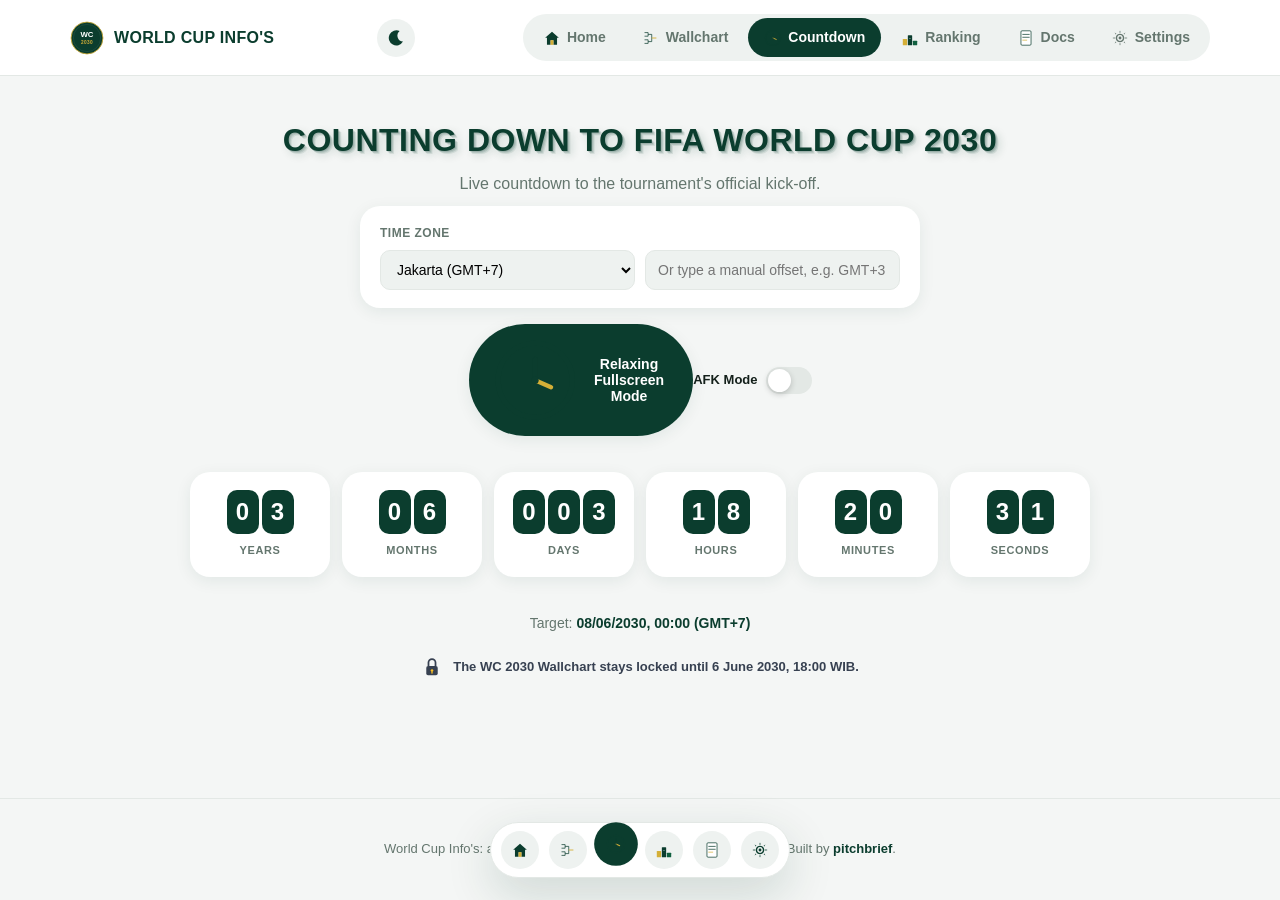
<file: countdown.html>
<!DOCTYPE html>
<html lang="en">
<head>
<meta charset="UTF-8">
<meta name="viewport" content="width=device-width, initial-scale=1.0">
<title>Countdown WC 2030 | World Cup Info's</title>
<script>
  (function () {
    try {
      var raw = localStorage.getItem("wcinfo30_settings_v1");
      var s = raw ? JSON.parse(raw) : {};
      var theme = s.theme || "system";
      var resolved = theme === "system"
        ? (window.matchMedia && window.matchMedia("(prefers-color-scheme: dark)").matches ? "dark" : "light")
        : theme;
      document.documentElement.setAttribute("data-theme", resolved);
    } catch (e) {}
  })();
</script>
<link rel="icon" type="image/svg+xml" href="data:image/svg+xml,%3Csvg xmlns=%27http://www.w3.org/2000/svg%27 viewBox=%270 0 32 32%27%3E%3Ccircle cx=%2716%27 cy=%2716%27 r=%2716%27 fill=%27%230B3D2E%27/%3E%3Ccircle cx=%2716%27 cy=%2715%27 r=%279%27 fill=%27%23F4F1E8%27/%3E%3Cpolygon points=%2716,10 19,12.5 18,16 14,16 13,12.5%27 fill=%27%231A1A1A%27/%3E%3C/svg%3E">
<script src="security.js"></script>
<meta http-equiv="Content-Security-Policy" content="default-src 'self'; script-src 'self' 'unsafe-inline'; style-src 'self' 'unsafe-inline' https://fonts.googleapis.com; font-src https://fonts.gstatic.com; img-src 'self' data:; connect-src 'self'; object-src 'none'; base-uri 'self';">
<link rel="stylesheet" href="style.css">
<style>
  /* CSS + JS specific to countdown.html (self-contained) */

  .countdown-hero {
    text-align: center;
    padding: 40px 0 10px;
  }

  .countdown-grid {
    display: grid;
    grid-template-columns: repeat(6, 1fr);
    gap: 12px;
    max-width: 900px;
    margin: 36px auto;
  }

  @media (max-width: 760px) {
    .countdown-grid { grid-template-columns: repeat(3, 1fr); }
  }

  .cd-unit {
    background: var(--color-surface);
    border-radius: var(--radius-lg);
    box-shadow: var(--shadow-soft);
    padding: 18px 6px;
    text-align: center;
  }

  .cd-unit-label {
    font-size: 11px;
    font-weight: 700;
    color: var(--color-text-muted);
    text-transform: uppercase;
    letter-spacing: 0.6px;
    margin-top: 8px;
  }

  .cd-digits {
    display: flex;
    justify-content: center;
    gap: 3px;
  }

  .cd-digit-window {
    position: relative;
    width: 32px;
    height: 44px;
    overflow: hidden;
    background: var(--color-primary);
    border-radius: var(--radius-sm);
  }

  .cd-digit-strip {
    position: absolute;
    top: 0;
    left: 0;
    width: 100%;
    display: flex;
    flex-direction: column;
    transition: transform 0.5s cubic-bezier(0.4, 0, 0.2, 1);
  }

  .cd-digit-strip span {
    height: 44px;
    line-height: 44px;
    font-size: 24px;
    font-weight: 800;
    color: #FFFFFF;
    text-align: center;
  }

  .timezone-bar {
    max-width: 560px;
    margin: 0 auto 10px;
    background: var(--color-surface);
    border-radius: var(--radius-lg);
    box-shadow: var(--shadow-soft);
    padding: 18px 20px;
  }

  .timezone-bar label {
    font-size: 12px;
    font-weight: 700;
    color: var(--color-text-muted);
    text-transform: uppercase;
    letter-spacing: 0.5px;
    display: block;
    margin-bottom: 8px;
  }

  .timezone-row {
    display: flex;
    gap: 10px;
    flex-wrap: wrap;
  }

  .timezone-row select,
  .timezone-row input {
    flex: 1;
    min-width: 140px;
    padding: 10px 12px;
    border-radius: var(--radius-sm);
    border: 1.5px solid var(--color-border);
    font-size: 14px;
    background: var(--color-surface-alt);
  }

  .target-label {
    text-align: center;
    font-size: 14px;
    color: var(--color-text-muted);
    margin-top: 18px;
  }

  .target-label strong {
    color: var(--color-primary);
  }

  .lock-status-strip {
    max-width: 560px;
    margin: 22px auto 0;
    display: flex;
    align-items: center;
    gap: 10px;
    justify-content: center;
    font-size: 13px;
    font-weight: 700;
  }

  .lock-status-strip .status-icon {
    width: 22px;
    height: 22px;
  }
</style>
</head>
<body>

<nav class="navbar">
  <div class="navbar-inner">
    <a href="index.html" class="navbar-brand">
      <span class="brand-icon" id="brand-icon-slot"></span>
      World Cup Info's
    </a>
    <button class="navbar-toggle" id="navbar-toggle-btn">☰</button>
    <div class="navbar-links" id="navbar-links"></div>
  </div>
</nav>

<div class="page-shell">

  <div class="countdown-hero">
    <h1 style="font-size:32px;color:var(--color-primary);font-weight:900;">Counting Down to FIFA World Cup 2030</h1>
    <p style="color:var(--color-text-muted);margin-top:8px;">Live countdown to the tournament's official kick-off.</p>
  </div>

  <div class="timezone-bar">
    <label>Time Zone</label>
    <div class="timezone-row">
      <select id="tz-preset"></select>
      <input type="text" id="tz-custom" placeholder="Or type a manual offset, e.g. GMT+3">
    </div>
  </div>

  <div class="flex-center gap-8 mt-16">
    <button class="btn btn-primary relaxing-fullscreen-btn" id="relaxing-fullscreen-btn"></button>
    <div class="settings-row" style="border:none;padding:0;gap:8px;">
      <span class="toggle-row-label" style="font-size:13px;">AFK Mode</span>
      <span class="toggle" id="afk-toggle"><span class="toggle-knob"></span></span>
    </div>
  </div>

  <div class="countdown-grid" id="countdown-grid"></div>

  <p class="target-label">Target: <strong id="target-label-text">loading…</strong></p>

  <div class="lock-status-strip">
    <span class="status-icon" id="lock-icon-strip"></span>
    <span id="lock-text-strip">Checking Wallchart status…</span>
  </div>

</div>

<button class="relaxing-exit-btn" id="relaxing-exit-btn">✕ Exit Relaxing Mode</button>
<div class="afk-indicator" id="afk-indicator">AFK mode is on. Just relax and watch the countdown</div>

<footer class="footer">
  <p>World Cup Info's: a fan-made project, not officially affiliated with FIFA. Built by <a href="https://github.com/pitchbrief" target="_blank" rel="noopener">pitchbrief</a>.</p>
</footer>

<script src="assets/other.js"></script>
<script src="assets/theme.js"></script>
<script>
  /* ---- Navbar ---- */
  fetch('config.json').then(function (r) { return r.json(); }).then(function (cfg) {
    document.getElementById('brand-icon-slot').innerHTML = OTHER_SVG.wc2030Logo;
    var linksWrap = document.getElementById('navbar-links');
    var html = '';
    cfg.nav.forEach(function (item) {
      var isActive = item.href === 'countdown.html';
      html += '<a class="navbar-link' + (isActive ? ' active' : '') + '" href="' + item.href + '">' +
        '<span class="nav-icon">' + (OTHER_SVG[item.icon] || '') + '</span>' + item.label + '</a>';
    });
    linksWrap.innerHTML = html;
  });
  document.getElementById('navbar-toggle-btn').addEventListener('click', function () {
    document.getElementById('navbar-links').classList.toggle('open');
  });

  /* ---- Relaxing Fullscreen Mode + AFK toggle ---- */
  var relaxingBtn = document.getElementById('relaxing-fullscreen-btn');
  var relaxingExitBtn = document.getElementById('relaxing-exit-btn');
  var afkToggle = document.getElementById('afk-toggle');

  function renderRelaxingBtn() {
    var icon = (typeof OTHER_SVG !== 'undefined') ? OTHER_SVG.clock : '';
    relaxingBtn.innerHTML = icon + ' Relaxing Fullscreen Mode';
  }
  renderRelaxingBtn();

  function enterRelaxingMode() {
    document.body.classList.add('relaxing-mode');
    var el = document.documentElement;
    var req = el.requestFullscreen || el.webkitRequestFullscreen || el.msRequestFullscreen;
    if (req) {
      try { req.call(el); } catch (e) { /* fullscreen may be blocked by browser policy, relaxing visual mode still applies */ }
    }
  }

  function exitRelaxingMode() {
    document.body.classList.remove('relaxing-mode');
    document.body.classList.remove('afk-on');
    afkToggle.classList.remove('active');
    var exitFs = document.exitFullscreen || document.webkitExitFullscreen || document.msExitFullscreen;
    if (document.fullscreenElement && exitFs) {
      try { exitFs.call(document); } catch (e) {}
    }
  }

  relaxingBtn.addEventListener('click', enterRelaxingMode);
  relaxingExitBtn.addEventListener('click', exitRelaxingMode);

  document.addEventListener('fullscreenchange', function () {
    if (!document.fullscreenElement) {
      document.body.classList.remove('relaxing-mode');
      document.body.classList.remove('afk-on');
      afkToggle.classList.remove('active');
    }
  });

  afkToggle.addEventListener('click', function () {
    if (!document.body.classList.contains('relaxing-mode')) {
      enterRelaxingMode();
    }
    document.body.classList.toggle('afk-on');
    afkToggle.classList.toggle('active');
  });

  /* ---- Countdown Logic (odometer style) ---- */
  var UNIT_ORDER = ["years", "months", "days", "hours", "minutes", "seconds"];
  var UNIT_LABEL = { years: "Years", months: "Months", days: "Days", hours: "Hours", minutes: "Minutes", seconds: "Seconds" };
  var UNIT_DIGITS = { years: 2, months: 2, days: 3, hours: 2, minutes: 2, seconds: 2 };

  var targetUtcDate = null;
  var currentOffsetMinutes = (typeof WCSettings !== 'undefined') ? WCSettings.get('timezoneOffsetMinutes') : 7 * 60;
  var prevValues = {};

  var TZ_PRESETS = [
    { label: "Jakarta (GMT+7)", offset: 7 * 60 },
    { label: "Rabat (GMT+1)", offset: 1 * 60 },
    { label: "Lisbon (GMT+1)", offset: 1 * 60 },
    { label: "Madrid (GMT+2)", offset: 2 * 60 },
    { label: "Montevideo (GMT-3)", offset: -3 * 60 },
    { label: "Buenos Aires (GMT-3)", offset: -3 * 60 },
    { label: "Asuncion (GMT-4)", offset: -4 * 60 },
    { label: "London (GMT+1)", offset: 1 * 60 },
    { label: "New York (GMT-4)", offset: -4 * 60 },
    { label: "Tokyo (GMT+9)", offset: 9 * 60 },
    { label: "Sydney (GMT+10)", offset: 10 * 60 },
    { label: "UTC (GMT+0)", offset: 0 }
  ];

  function buildGrid() {
    var grid = document.getElementById('countdown-grid');
    grid.innerHTML = '';
    UNIT_ORDER.forEach(function (key) {
      var unitBox = document.createElement('div');
      unitBox.className = 'cd-unit';
      var digitsCount = UNIT_DIGITS[key];
      var digitsHtml = '<div class="cd-digits" id="digits-' + key + '">';
      for (var i = 0; i < digitsCount; i++) {
        digitsHtml += '<div class="cd-digit-window"><div class="cd-digit-strip" id="strip-' + key + '-' + i + '">' + buildStrip(0) + '</div></div>';
      }
      digitsHtml += '</div>';
      unitBox.innerHTML = digitsHtml + '<div class="cd-unit-label">' + UNIT_LABEL[key] + '</div>';
      grid.appendChild(unitBox);
    });
  }

  function buildStrip(startDigit) {
    // strip holds startDigit at the top (visible) position
    var html = '';
    for (var n = 0; n < 10; n++) {
      html += '<span>' + ((startDigit + n) % 10) + '</span>';
    }
    return html;
  }

  function setDigit(unitKey, digitIndex, value) {
    var stripId = 'strip-' + unitKey + '-' + digitIndex;
    var strip = document.getElementById(stripId);
    if (!strip) { return; }
    var offsetPx = value * 44;
    strip.style.transform = 'translateY(-' + offsetPx + 'px)';
  }

  function updateUnitValue(unitKey, value) {
    var digitsCount = UNIT_DIGITS[unitKey];
    var str = String(Math.max(0, value));
    while (str.length < digitsCount) { str = '0' + str; }
    if (str.length > digitsCount) { str = str.slice(str.length - digitsCount); }
    for (var i = 0; i < digitsCount; i++) {
      setDigit(unitKey, i, parseInt(str[i], 10));
    }
  }

  function computeDiff(targetDate, offsetMinutes) {
    var nowUtcMs = Date.now();
    var targetMs = targetDate.getTime();
    var diffMs = targetMs - nowUtcMs;
    if (diffMs < 0) { diffMs = 0; }

    var totalSeconds = Math.floor(diffMs / 1000);
    var seconds = totalSeconds % 60;
    var totalMinutes = Math.floor(totalSeconds / 60);
    var minutes = totalMinutes % 60;
    var totalHours = Math.floor(totalMinutes / 60);
    var hours = totalHours % 24;
    var totalDaysRaw = Math.floor(totalHours / 24);

    // Calendar-aware year/month/day breakdown (not just fixed division)
    var now = new Date();
    var years = targetDate.getUTCFullYear() - now.getUTCFullYear();
    var months = targetDate.getUTCMonth() - now.getUTCMonth();
    var days = targetDate.getUTCDate() - now.getUTCDate();

    if (days < 0) {
      months -= 1;
      var prevMonthDate = new Date(Date.UTC(targetDate.getUTCFullYear(), targetDate.getUTCMonth(), 0));
      days += prevMonthDate.getUTCDate();
    }
    if (months < 0) {
      years -= 1;
      months += 12;
    }
    if (years < 0) { years = 0; months = 0; days = 0; }

    return {
      years: years, months: months, days: days,
      hours: hours, minutes: minutes, seconds: seconds
    };
  }

  function tick() {
    if (!targetUtcDate) { return; }
    var diff = computeDiff(targetUtcDate, currentOffsetMinutes);
    UNIT_ORDER.forEach(function (key) {
      if (prevValues[key] !== diff[key]) {
        updateUnitValue(key, diff[key]);
        prevValues[key] = diff[key];
      }
    });
  }

  function formatTargetLabel(cfg, offsetMinutes) {
    var totalHourOffset = offsetMinutes / 60;
    var sign = totalHourOffset >= 0 ? '+' : '';
    var localMs = targetUtcDate.getTime() + offsetMinutes * 60000;
    var localDate = new Date(localMs);
    var pad = function (n) { return n < 10 ? '0' + n : n; };
    var dateStr = pad(localDate.getUTCDate()) + '/' + pad(localDate.getUTCMonth() + 1) + '/' + localDate.getUTCFullYear();
    var timeStr = pad(localDate.getUTCHours()) + ':' + pad(localDate.getUTCMinutes());
    return dateStr + ', ' + timeStr + ' (GMT' + sign + totalHourOffset + ')';
  }

  function setupTimezoneSelector() {
    var presetSelect = document.getElementById('tz-preset');
    TZ_PRESETS.forEach(function (p, idx) {
      var opt = document.createElement('option');
      opt.value = p.offset;
      opt.textContent = p.label;
      if (p.offset === currentOffsetMinutes) { opt.selected = true; }
      presetSelect.appendChild(opt);
    });
    presetSelect.addEventListener('change', function () {
      currentOffsetMinutes = parseInt(presetSelect.value, 10);
      document.getElementById('tz-custom').value = '';
      refreshTargetLabel();
    });

    document.getElementById('tz-custom').addEventListener('input', function (e) {
      var val = e.target.value.trim();
      var match = val.match(/GMT?\s*([+-]?\d{1,2})/i) || val.match(/^([+-]?\d{1,2})$/);
      if (match) {
        var hourOffset = parseInt(match[1], 10);
        if (!isNaN(hourOffset) && hourOffset >= -12 && hourOffset <= 14) {
          currentOffsetMinutes = hourOffset * 60;
          refreshTargetLabel();
        }
      }
    });
  }

  function refreshTargetLabel() {
    document.getElementById('target-label-text').textContent = formatTargetLabel(null, currentOffsetMinutes);
  }

  buildGrid();
  setupTimezoneSelector();

  fetch('assets/countdown.json').then(function (r) { return r.json(); }).then(function (cd) {
    targetUtcDate = new Date(cd.target.utc);
    refreshTargetLabel();
    tick();
    setInterval(tick, 1000);

    var wallchartUnlockDate = new Date(cd.wallchartUnlock.utc);
    var now = new Date();
    var locked = now < wallchartUnlockDate;
    var iconEl = document.getElementById('lock-icon-strip');
    var textEl = document.getElementById('lock-text-strip');
    if (locked) {
      iconEl.innerHTML = OTHER_SVG.lockClosed;
      textEl.textContent = 'The WC 2030 Wallchart stays locked until ' + cd.wallchartUnlock.label + '.';
      textEl.style.color = '#374151';
    } else {
      iconEl.innerHTML = OTHER_SVG.lockOpen;
      textEl.textContent = 'The WC 2030 Wallchart is now open!';
      textEl.style.color = '#0D8F63';
    }
  });
</script>
</body>
</html>
</file>
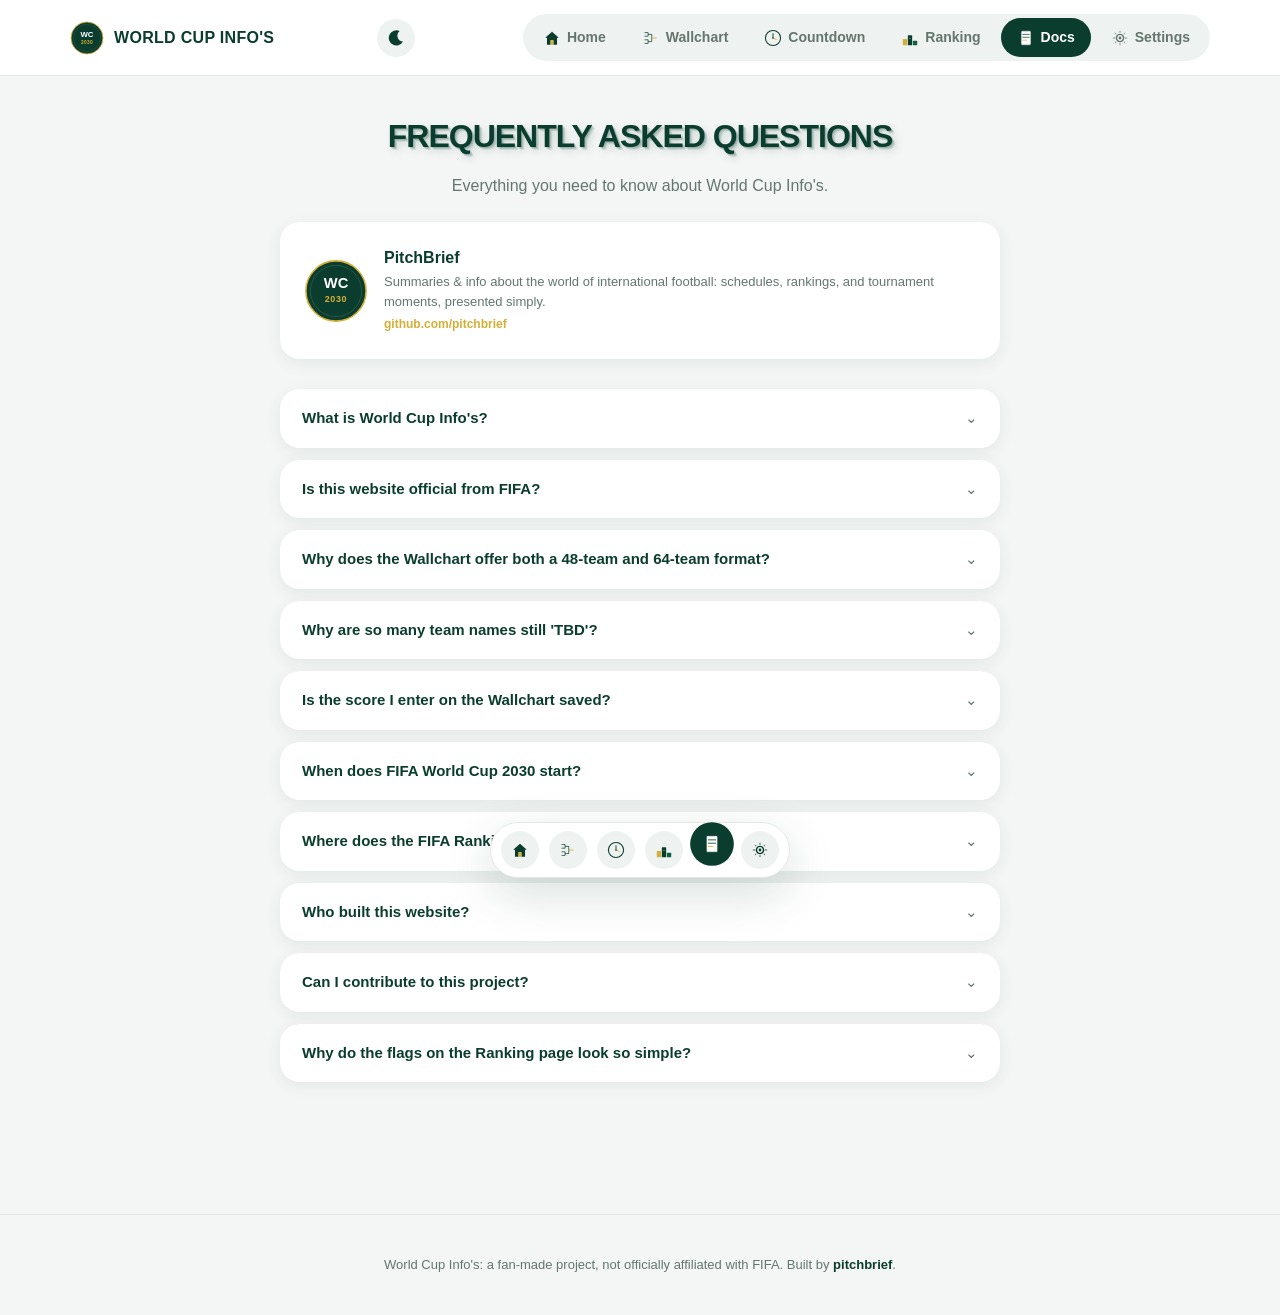
<file: docs.html>
<!DOCTYPE html>
<html lang="en">
<head>
<meta charset="UTF-8">
<meta name="viewport" content="width=device-width, initial-scale=1.0">
<title>Docs | World Cup Info's</title>
<script>
  (function () {
    try {
      var raw = localStorage.getItem("wcinfo30_settings_v1");
      var s = raw ? JSON.parse(raw) : {};
      var theme = s.theme || "system";
      var resolved = theme === "system"
        ? (window.matchMedia && window.matchMedia("(prefers-color-scheme: dark)").matches ? "dark" : "light")
        : theme;
      document.documentElement.setAttribute("data-theme", resolved);
    } catch (e) {}
  })();
</script>
<link rel="icon" type="image/svg+xml" href="data:image/svg+xml,%3Csvg xmlns=%27http://www.w3.org/2000/svg%27 viewBox=%270 0 32 32%27%3E%3Ccircle cx=%2716%27 cy=%2716%27 r=%2716%27 fill=%27%230B3D2E%27/%3E%3Ccircle cx=%2716%27 cy=%2715%27 r=%279%27 fill=%27%23F4F1E8%27/%3E%3Cpolygon points=%2716,10 19,12.5 18,16 14,16 13,12.5%27 fill=%27%231A1A1A%27/%3E%3C/svg%3E">
<script src="security.js"></script>
<meta http-equiv="Content-Security-Policy" content="default-src 'self'; script-src 'self' 'unsafe-inline'; style-src 'self' 'unsafe-inline' https://fonts.googleapis.com; font-src https://fonts.gstatic.com; img-src 'self' data:; connect-src 'self'; object-src 'none'; base-uri 'self';">
<link rel="stylesheet" href="style.css">
<style>
  .docs-wrap {
    max-width: 720px;
    margin: 0 auto;
  }

  .qna-item {
    background: var(--color-surface);
    border-radius: var(--radius-lg);
    box-shadow: var(--shadow-soft);
    margin-bottom: 12px;
    overflow: hidden;
  }

  .qna-question {
    display: flex;
    align-items: center;
    justify-content: space-between;
    padding: 18px 22px;
    font-weight: 700;
    font-size: 15px;
    color: var(--color-primary);
  }

  .qna-question .qna-chevron {
    transition: transform 0.2s ease;
    color: var(--color-text-muted);
    font-weight: 400;
  }

  .qna-item.open .qna-chevron {
    transform: rotate(180deg);
  }

  .qna-answer {
    max-height: 0;
    overflow: hidden;
    transition: max-height 0.25s ease;
    padding: 0 22px;
    font-size: 14px;
    color: var(--color-text-muted);
    line-height: 1.65;
  }

  .qna-item.open .qna-answer {
    padding-bottom: 20px;
  }

  .profile-card {
    display: flex;
    align-items: center;
    gap: 16px;
    background: var(--color-surface);
    border-radius: var(--radius-lg);
    box-shadow: var(--shadow-soft);
    padding: 24px;
    margin-bottom: 30px;
  }

  .profile-avatar {
    width: 64px;
    height: 64px;
    border-radius: 50%;
    overflow: hidden;
    flex-shrink: 0;
  }

  .profile-avatar svg { width: 100%; height: 100%; }

  .profile-info h3 {
    font-size: 16px;
    font-weight: 800;
    color: var(--color-primary);
  }

  .profile-info p {
    font-size: 13px;
    color: var(--color-text-muted);
    margin-top: 2px;
  }

  .profile-info a {
    font-size: 12px;
    font-weight: 700;
    color: var(--color-accent);
  }
</style>
</head>
<body>

<nav class="navbar">
  <div class="navbar-inner">
    <a href="index.html" class="navbar-brand">
      <span class="brand-icon" id="brand-icon-slot"></span>
      World Cup Info's
    </a>
    <button class="navbar-toggle" id="navbar-toggle-btn">☰</button>
    <div class="navbar-links" id="navbar-links"></div>
  </div>
</nav>

<div class="page-shell">

  <div class="hero" style="padding:36px 0 24px;">
    <h1 style="font-size:32px;">Frequently Asked Questions</h1>
    <p>Everything you need to know about World Cup Info's.</p>
  </div>

  <div class="docs-wrap">

    <div class="profile-card">
      <div class="profile-avatar" id="profile-avatar-slot"></div>
      <div class="profile-info">
        <h3 id="profile-name">PitchBrief</h3>
        <p id="profile-bio">Summaries & info about the world of international football.</p>
        <a href="https://github.com/pitchbrief" target="_blank" rel="noopener" id="profile-link">github.com/pitchbrief</a>
      </div>
    </div>

    <div id="qna-container"></div>

  </div>

</div>

<footer class="footer">
  <p>World Cup Info's: a fan-made project, not officially affiliated with FIFA. Built by <a href="https://github.com/pitchbrief" target="_blank" rel="noopener">pitchbrief</a>.</p>
</footer>

<script src="assets/other.js"></script>
<script src="assets/theme.js"></script>
<script>
  /* ---- Navbar ---- */
  fetch('config.json').then(function (r) { return r.json(); }).then(function (cfg) {
    document.getElementById('brand-icon-slot').innerHTML = OTHER_SVG.wc2030Logo;
    document.getElementById('profile-avatar-slot').innerHTML = OTHER_SVG.wc2030Logo;
    document.getElementById('profile-name').textContent = cfg.account.displayName;
    document.getElementById('profile-bio').textContent = cfg.account.bio;
    document.getElementById('profile-link').textContent = 'github.com/' + cfg.account.username;
    document.getElementById('profile-link').href = cfg.account.github;

    var linksWrap = document.getElementById('navbar-links');
    var html = '';
    cfg.nav.forEach(function (item) {
      var isActive = item.href === 'docs.html';
      html += '<a class="navbar-link' + (isActive ? ' active' : '') + '" href="' + item.href + '">' +
        '<span class="nav-icon">' + (OTHER_SVG[item.icon] || '') + '</span>' + item.label + '</a>';
    });
    linksWrap.innerHTML = html;
  });
  document.getElementById('navbar-toggle-btn').addEventListener('click', function () {
    document.getElementById('navbar-links').classList.toggle('open');
  });

  /* ---- QnA Content ---- */
  var QNA = [
    {
      q: "What is World Cup Info's?",
      a: "World Cup Info's is a website with information about the FIFA World Cup, specifically the 2030 edition. It includes an interactive Wallchart, Countdown, FIFA Ranking, and a Docs page like this one."
    },
    {
      q: "Is this website official from FIFA?",
      a: "No. World Cup Info's is an independent, fan-made project created for informational purposes, and is not officially affiliated with FIFA or any international football organization."
    },
    {
      q: "Why does the Wallchart offer both a 48-team and 64-team format?",
      a: "The official FIFA World Cup 2030 format is currently still 48 teams (same as WC 2026). However, there's talk of expanding to 64 teams to celebrate the World Cup's 100th anniversary, a proposal from CONMEBOL that FIFA is considering. Since nothing is final yet, the Wallchart here provides simulations of both formats."
    },
    {
      q: "Why are so many team names still 'TBD'?",
      a: "Because the FIFA World Cup 2030 qualifying process won't start until around 2027. Right now, only the 6 host nations (Morocco, Portugal, Spain, Uruguay, Argentina, Paraguay) have automatically qualified without going through qualifiers."
    },
    {
      q: "Is the score I enter on the Wallchart saved?",
      a: "Yes, any score you enter is saved automatically to your browser's local storage (localStorage), so it stays there even if you close the page and reopen it on the same device."
    },
    {
      q: "When does FIFA World Cup 2030 start?",
      a: "Based on estimated tournament scheduling, kick-off is expected on 8 June 2030. You can track the live countdown on the Countdown page."
    },
    {
      q: "Where does the FIFA Ranking data on this page come from?",
      a: "Ranking data is compiled from public sources (an unofficial FIFA ranking calculator) for informational purposes. Figures may differ slightly from FIFA's official site."
    },
    {
      q: "Who built this website?",
      a: "World Cup Info's was developed by the GitHub account pitchbrief as an open-source project hosted via GitHub Pages."
    },
    {
      q: "Can I contribute to this project?",
      a: "No. World Cup Info's does not accept contributions in any form. There's no application process, no pull requests are accepted, and it is not an open collaborative project."
    },
    {
      q: "Why do the flags on the Ranking page look so simple?",
      a: "Flags are redrawn as simple geometric shapes (not official assets/photos) to keep things lightweight and avoid copyright issues, while still being easy to recognize by their characteristic colors and patterns."
    }
  ];

  var qnaWrap = document.getElementById('qna-container');
  var html = '';
  QNA.forEach(function (item, idx) {
    html += '<div class="qna-item" id="qna-' + idx + '">' +
      '<div class="qna-question">' + item.q + '<span class="qna-chevron">⌄</span></div>' +
      '<div class="qna-answer">' + item.a + '</div>' +
      '</div>';
  });
  qnaWrap.innerHTML = html;

  QNA.forEach(function (item, idx) {
    var el = document.getElementById('qna-' + idx);
    var question = el.querySelector('.qna-question');
    var answer = el.querySelector('.qna-answer');
    question.addEventListener('click', function () {
      var isOpen = el.classList.contains('open');
      document.querySelectorAll('.qna-item').forEach(function (other) {
        other.classList.remove('open');
        other.querySelector('.qna-answer').style.maxHeight = null;
      });
      if (!isOpen) {
        el.classList.add('open');
        answer.style.maxHeight = answer.scrollHeight + 40 + 'px';
      }
    });
  });
</script>
</body>
</html>
</file>
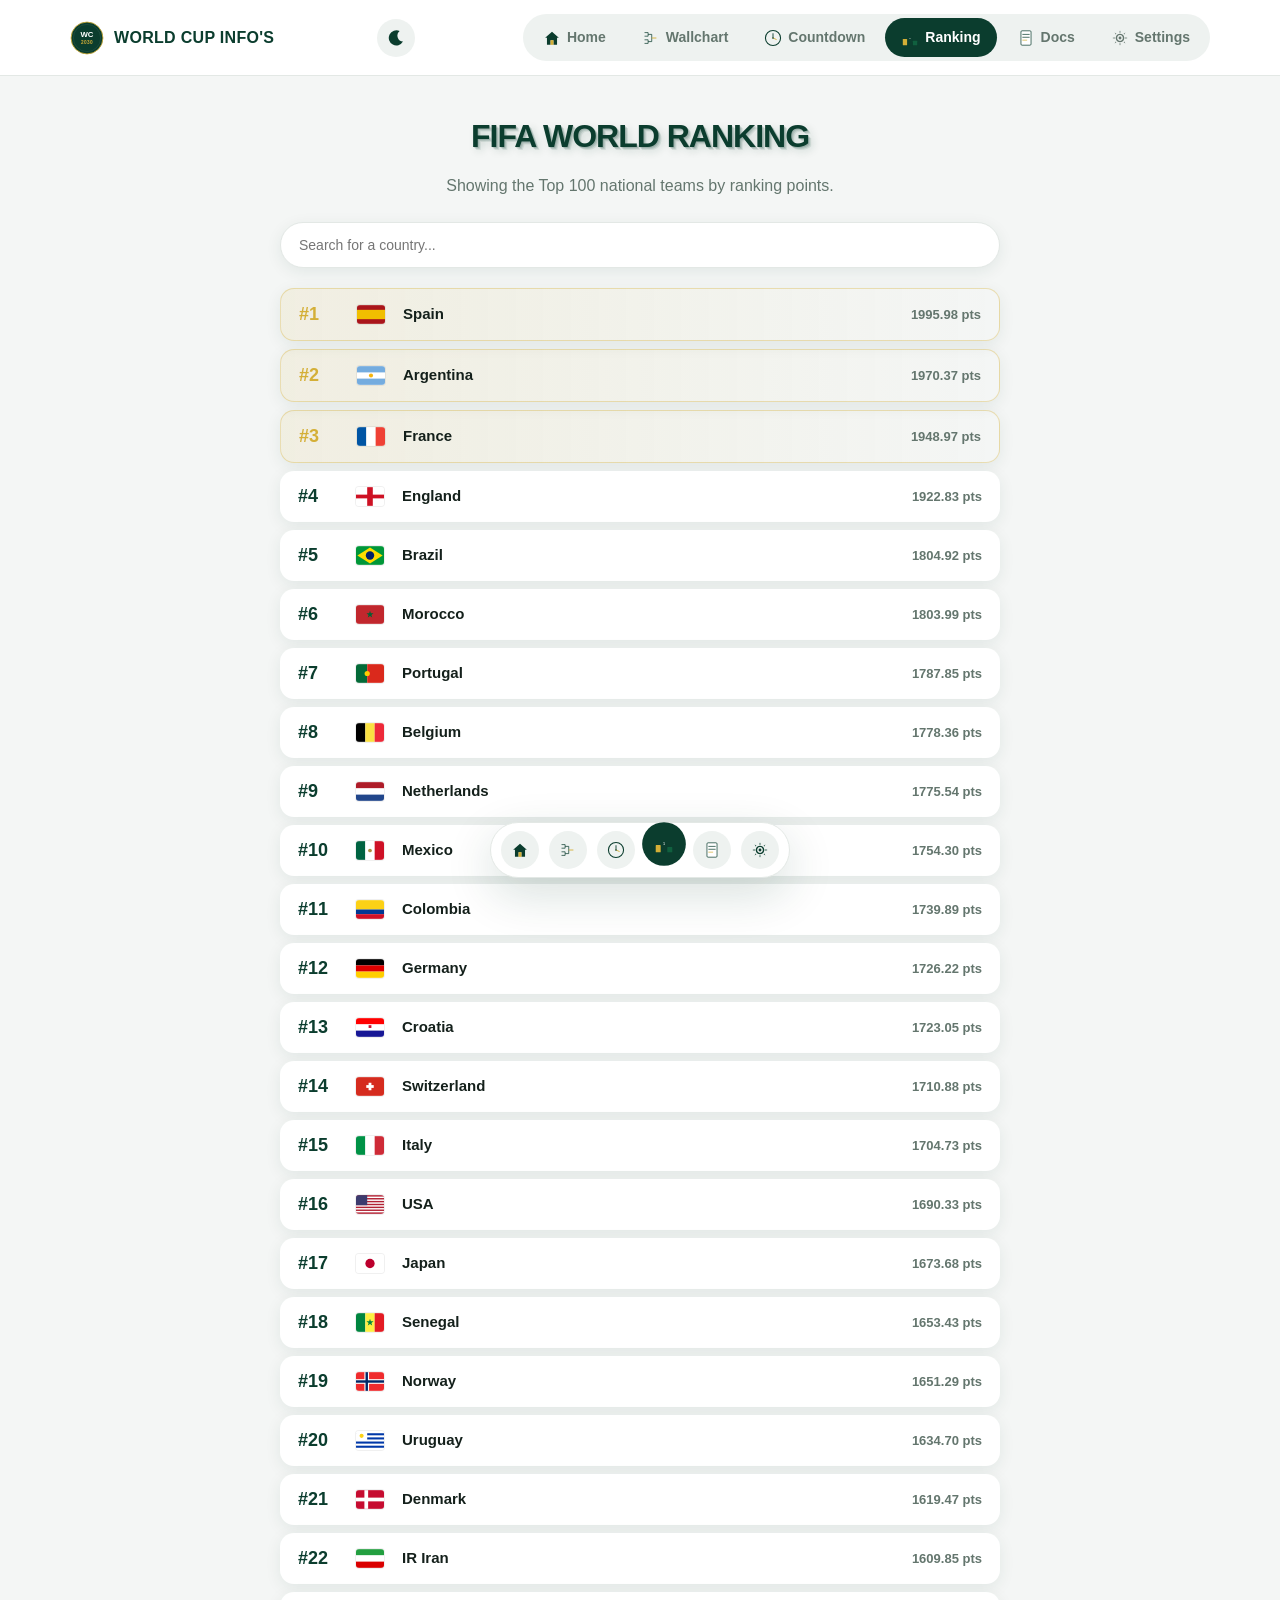
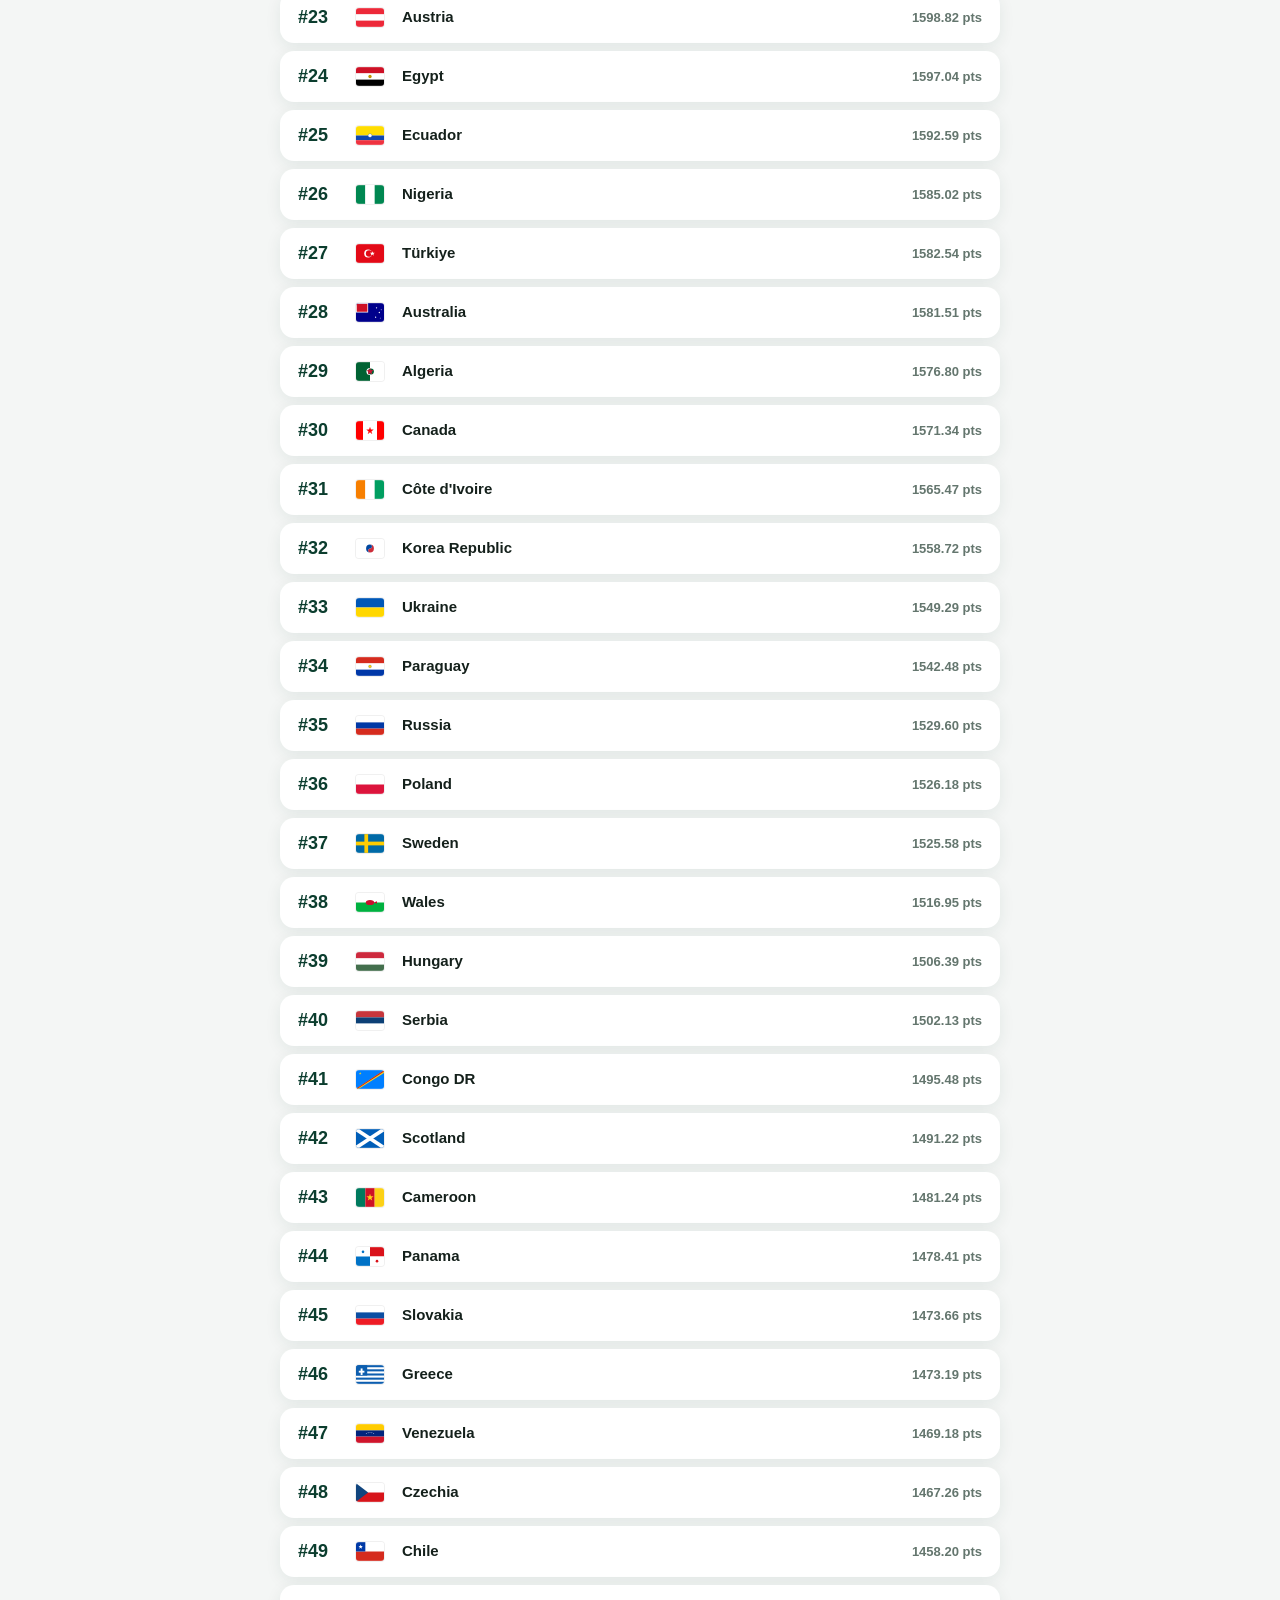
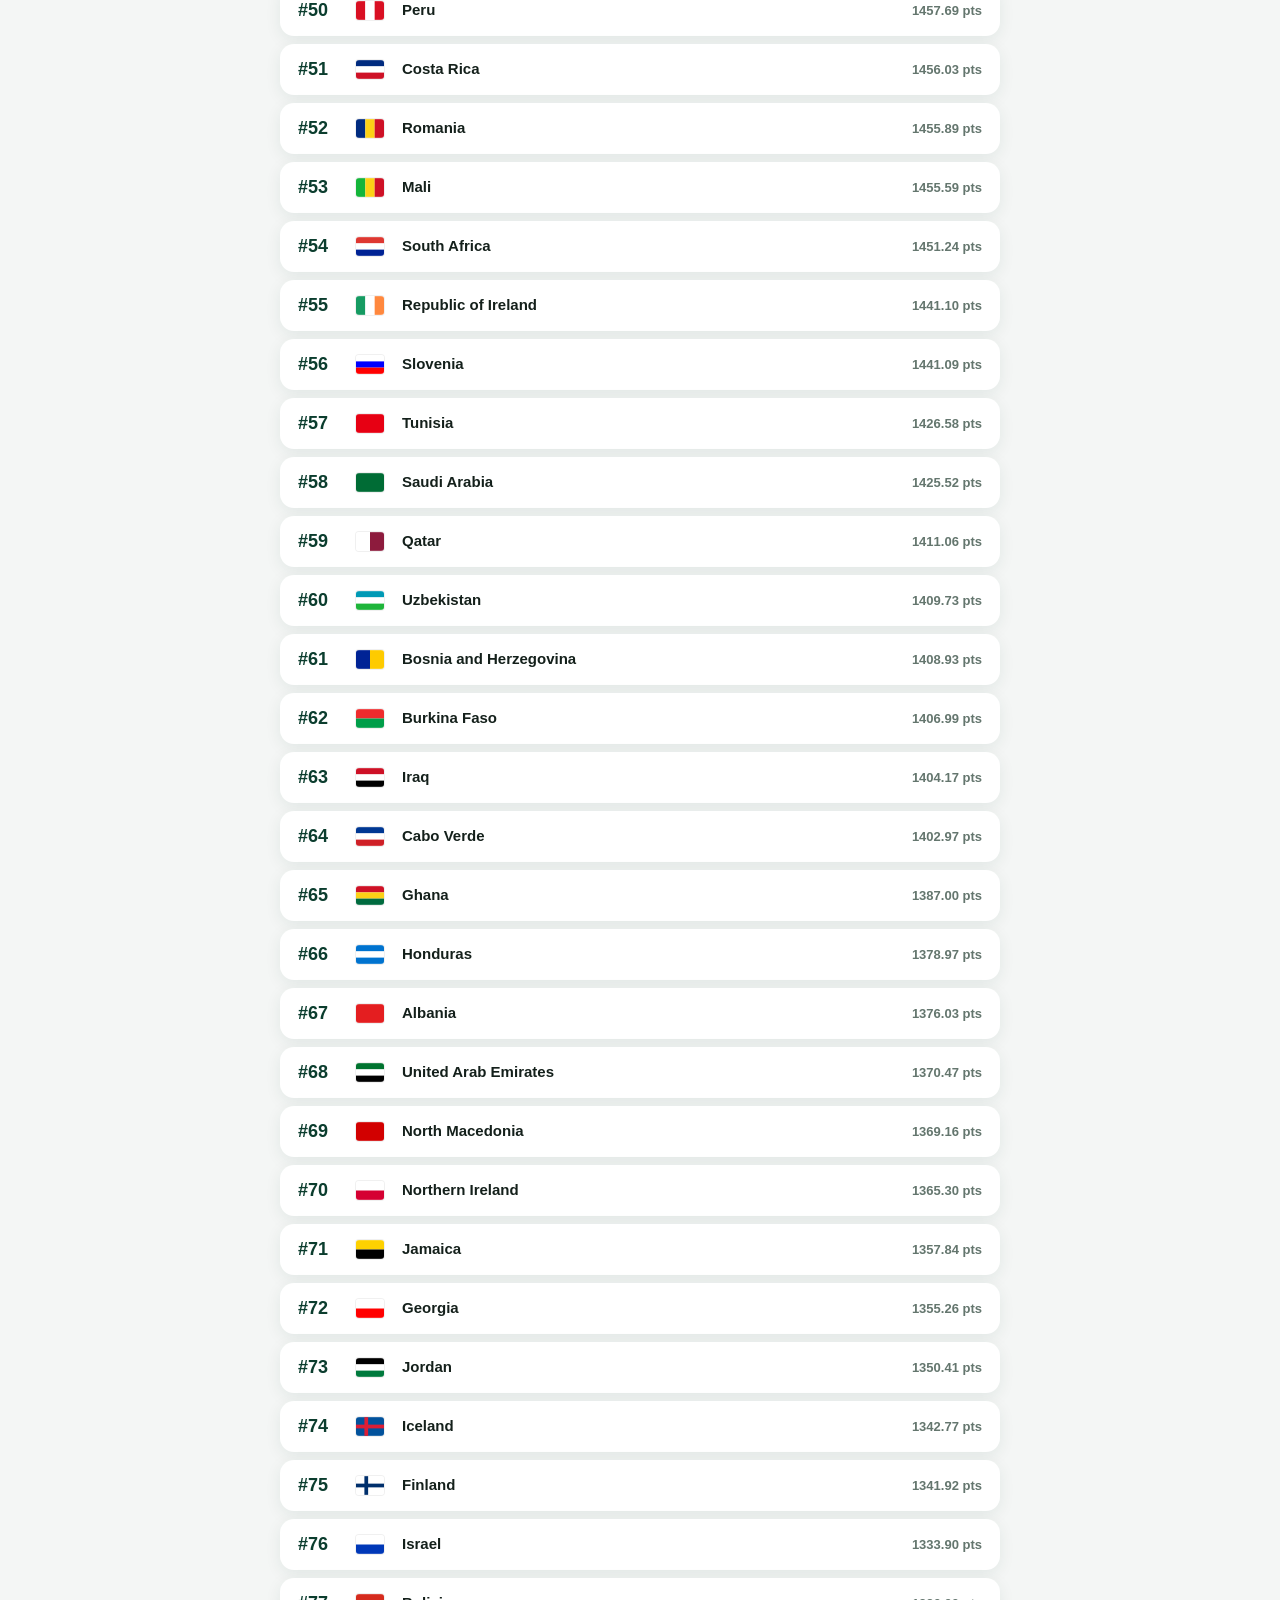
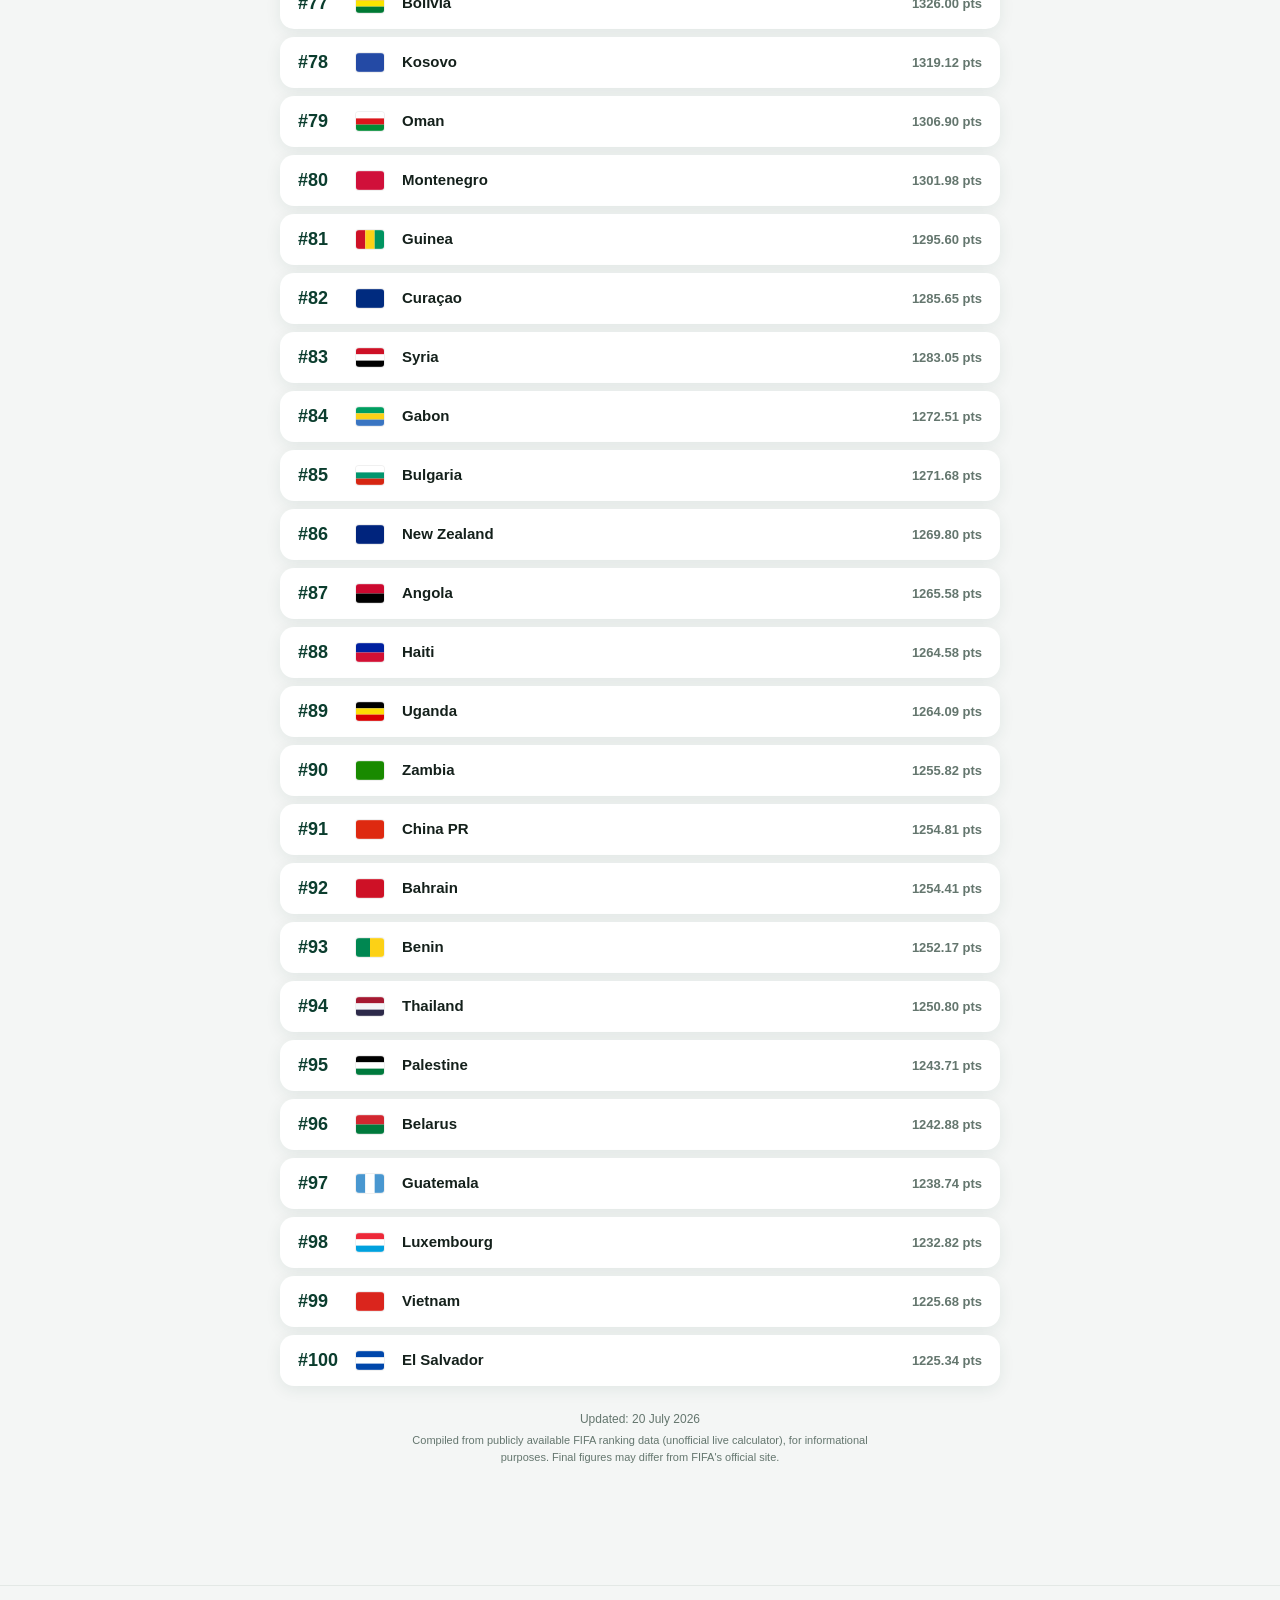
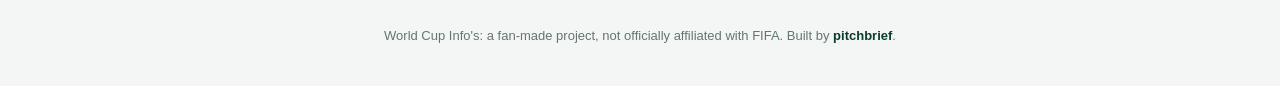
<file: ranking.html>
<!DOCTYPE html>
<html lang="en">
<head>
<meta charset="UTF-8">
<meta name="viewport" content="width=device-width, initial-scale=1.0">
<title>FIFA Ranking | World Cup Info's</title>
<script>
  (function () {
    try {
      var raw = localStorage.getItem("wcinfo30_settings_v1");
      var s = raw ? JSON.parse(raw) : {};
      var theme = s.theme || "system";
      var resolved = theme === "system"
        ? (window.matchMedia && window.matchMedia("(prefers-color-scheme: dark)").matches ? "dark" : "light")
        : theme;
      document.documentElement.setAttribute("data-theme", resolved);
    } catch (e) {}
  })();
</script>
<link rel="icon" type="image/svg+xml" href="data:image/svg+xml,%3Csvg xmlns=%27http://www.w3.org/2000/svg%27 viewBox=%270 0 32 32%27%3E%3Ccircle cx=%2716%27 cy=%2716%27 r=%2716%27 fill=%27%230B3D2E%27/%3E%3Ccircle cx=%2716%27 cy=%2715%27 r=%279%27 fill=%27%23F4F1E8%27/%3E%3Cpolygon points=%2716,10 19,12.5 18,16 14,16 13,12.5%27 fill=%27%231A1A1A%27/%3E%3C/svg%3E">
<script src="security.js"></script>
<meta http-equiv="Content-Security-Policy" content="default-src 'self'; script-src 'self' 'unsafe-inline'; style-src 'self' 'unsafe-inline' https://fonts.googleapis.com; font-src https://fonts.gstatic.com; img-src 'self' data:; connect-src 'self'; object-src 'none'; base-uri 'self';">
<link rel="stylesheet" href="style.css">
<style>
  /* CSS + JS specific to ranking.html (self-contained) */

  .ranking-wrap {
    max-width: 720px;
    margin: 0 auto;
  }

  .ranking-search {
    width: 100%;
    padding: 14px 18px;
    border-radius: var(--radius-pill);
    border: 1.5px solid var(--color-border);
    background: var(--color-surface);
    font-size: 14px;
    margin-bottom: 20px;
    box-shadow: var(--shadow-soft);
  }

  .ranking-search:focus {
    outline: none;
    border-color: var(--color-primary);
  }

  .rank-list {
    display: flex;
    flex-direction: column;
    gap: 8px;
  }

  .rank-item {
    display: grid;
    grid-template-columns: 44px 32px 1fr auto;
    align-items: center;
    gap: 14px;
    background: var(--color-surface);
    border-radius: var(--radius-md);
    padding: 12px 18px;
    box-shadow: var(--shadow-soft);
  }

  .rank-item.top3 {
    background: linear-gradient(90deg, rgba(212,175,55,0.10), rgba(255,255,255,0));
    border: 1px solid rgba(212,175,55,0.35);
  }

  .rank-num {
    font-weight: 900;
    font-size: 18px;
    color: var(--color-primary);
  }

  .rank-item.top3 .rank-num {
    color: var(--color-accent);
  }

  .rank-team-name {
    font-weight: 700;
    font-size: 15px;
  }

  .rank-points {
    font-weight: 700;
    font-size: 13px;
    color: var(--color-text-muted);
  }

  .ranking-updated {
    text-align: center;
    font-size: 12px;
    color: var(--color-text-muted);
    margin-top: 24px;
  }

  .ranking-source-note {
    text-align: center;
    font-size: 11px;
    color: var(--color-text-muted);
    margin-top: 4px;
    max-width: 480px;
    margin-left: auto;
    margin-right: auto;
  }
</style>
</head>
<body>

<nav class="navbar">
  <div class="navbar-inner">
    <a href="index.html" class="navbar-brand">
      <span class="brand-icon" id="brand-icon-slot"></span>
      World Cup Info's
    </a>
    <button class="navbar-toggle" id="navbar-toggle-btn">☰</button>
    <div class="navbar-links" id="navbar-links"></div>
  </div>
</nav>

<div class="page-shell">

  <div class="hero" style="padding:36px 0 24px;">
    <h1 style="font-size:32px;">FIFA World Ranking</h1>
    <p>Showing the Top 100 national teams by ranking points.</p>
  </div>

  <div class="ranking-wrap">
    <input type="text" class="ranking-search" id="ranking-search" placeholder="Search for a country...">
    <div class="rank-list" id="rank-list">
      <p style="text-align:center;color:var(--color-text-muted);">Loading ranking data…</p>
    </div>
    <p class="ranking-updated" id="ranking-updated"></p>
    <p class="ranking-source-note" id="ranking-source"></p>
  </div>

</div>

<footer class="footer">
  <p>World Cup Info's: a fan-made project, not officially affiliated with FIFA. Built by <a href="https://github.com/pitchbrief" target="_blank" rel="noopener">pitchbrief</a>.</p>
</footer>

<script src="assets/flags-data.js"></script>
<script src="assets/other.js"></script>
<script src="assets/theme.js"></script>
<script>
  /* ---- Navbar ---- */
  fetch('config.json').then(function (r) { return r.json(); }).then(function (cfg) {
    document.getElementById('brand-icon-slot').innerHTML = OTHER_SVG.wc2030Logo;
    var linksWrap = document.getElementById('navbar-links');
    var html = '';
    cfg.nav.forEach(function (item) {
      var isActive = item.href === 'ranking.html';
      html += '<a class="navbar-link' + (isActive ? ' active' : '') + '" href="' + item.href + '">' +
        '<span class="nav-icon">' + (OTHER_SVG[item.icon] || '') + '</span>' + item.label + '</a>';
    });
    linksWrap.innerHTML = html;
  });
  document.getElementById('navbar-toggle-btn').addEventListener('click', function () {
    document.getElementById('navbar-links').classList.toggle('open');
  });

  /* ---- Ranking Logic ---- */
  var allRankings = [];

  function renderRankings(list) {
    var wrap = document.getElementById('rank-list');
    if (list.length === 0) {
      wrap.innerHTML = '<p style="text-align:center;color:var(--color-text-muted);">No country found.</p>';
      return;
    }
    var html = '';
    list.forEach(function (r) {
      var flagSvg = (typeof FLAGS !== 'undefined' && FLAGS[r.code]) ? FLAGS[r.code] : '';
      html += '<div class="rank-item' + (r.rank <= 3 ? ' top3' : '') + '">' +
        '<div class="rank-num">#' + r.rank + '</div>' +
        '<div class="flag-icon">' + flagSvg + '</div>' +
        '<div class="rank-team-name">' + r.team + '</div>' +
        '<div class="rank-points">' + r.points.toFixed(2) + ' pts</div>' +
        '</div>';
    });
    wrap.innerHTML = html;
  }

  fetch('assets/ranking.json').then(function (r) { return r.json(); }).then(function (data) {
    allRankings = data.rankings;
    renderRankings(allRankings);
    document.getElementById('ranking-updated').textContent = 'Updated: ' + data.periodLabel;
    document.getElementById('ranking-source').textContent = data.source;
  }).catch(function () {
    document.getElementById('rank-list').innerHTML = '<p style="text-align:center;color:#E4002B;">Failed to load ranking data.</p>';
  });

  document.getElementById('ranking-search').addEventListener('input', function (e) {
    var q = e.target.value.toLowerCase().trim();
    var filtered = allRankings.filter(function (r) {
      return r.team.toLowerCase().indexOf(q) !== -1 || r.code.toLowerCase().indexOf(q) !== -1;
    });
    renderRankings(filtered);
  });
</script>
</body>
</html>
</file>
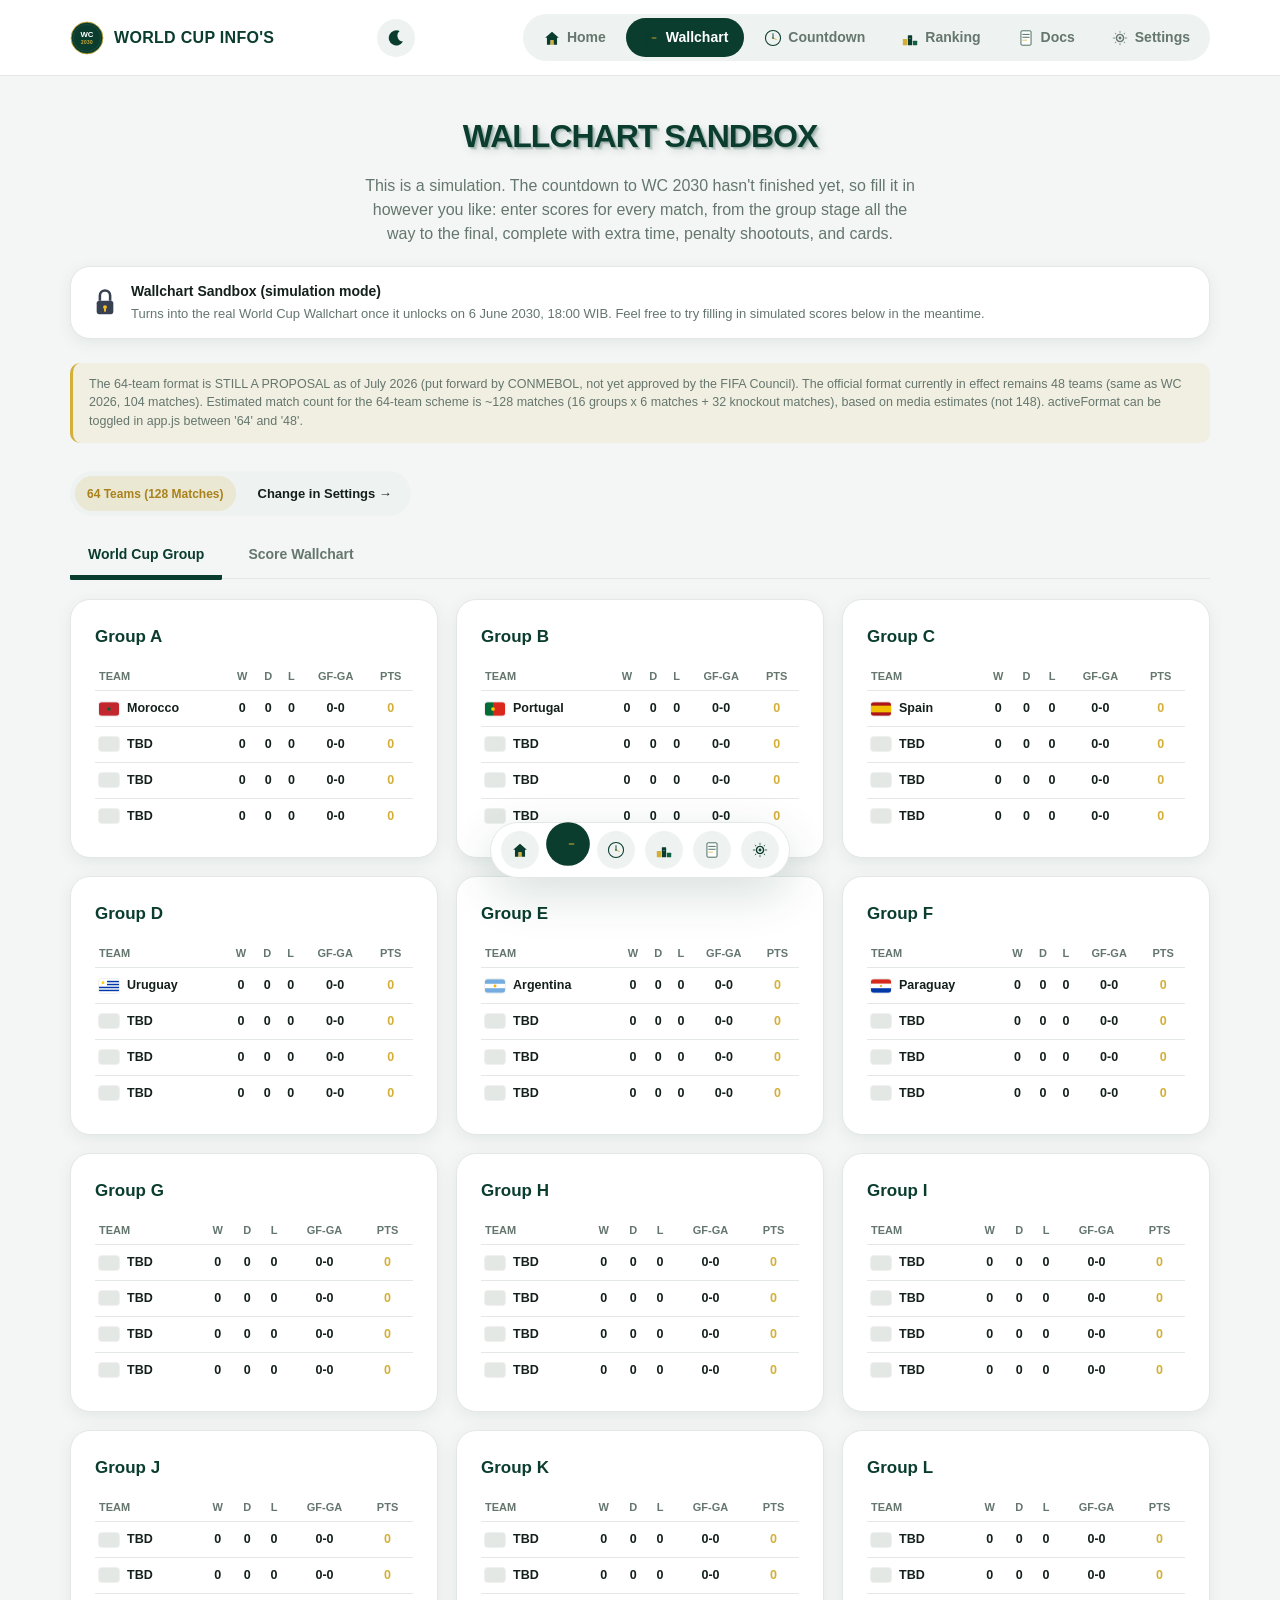
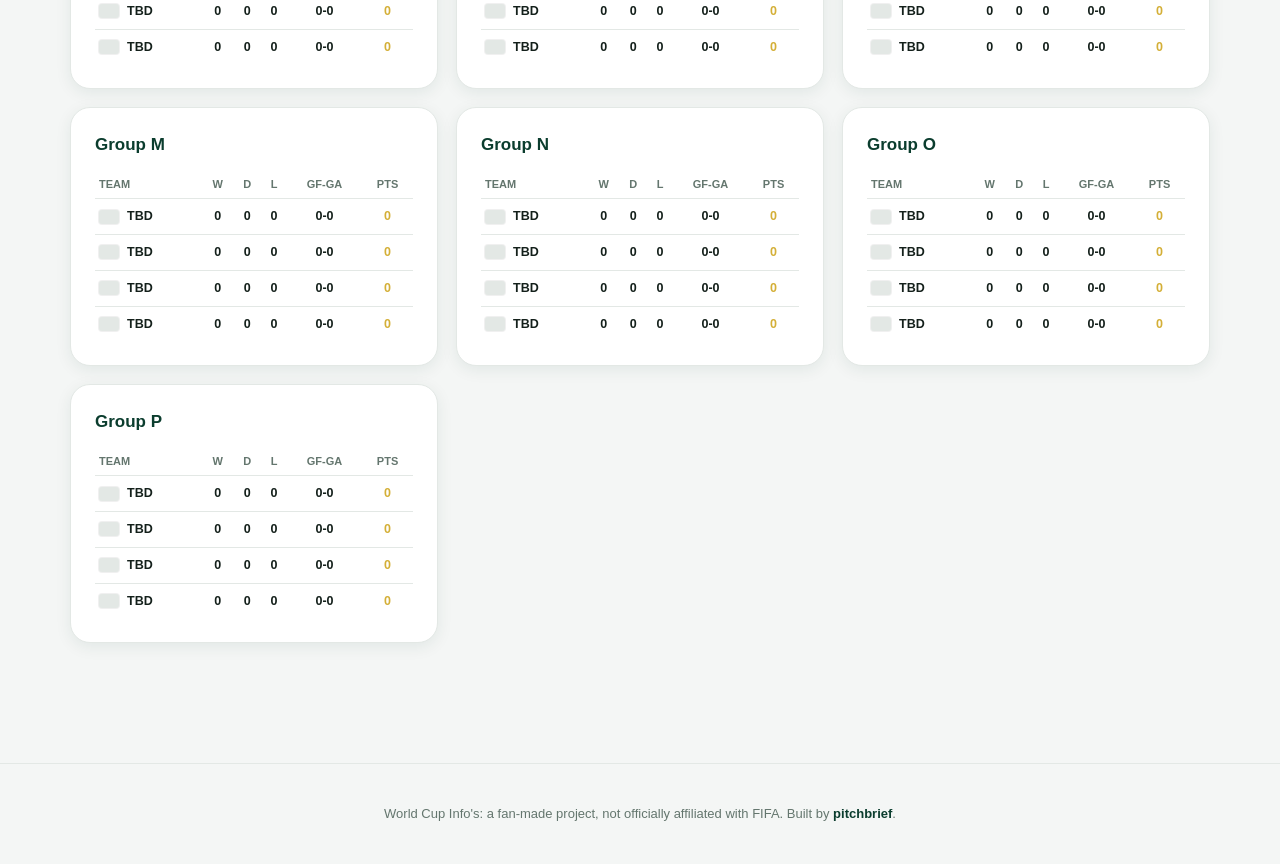
<file: wallchart.html>
<!DOCTYPE html>
<html lang="en">
<head>
<meta charset="UTF-8">
<meta name="viewport" content="width=device-width, initial-scale=1.0">
<title>WC 2030 Wallchart | World Cup Info's</title>
<script>
  (function () {
    try {
      var raw = localStorage.getItem("wcinfo30_settings_v1");
      var s = raw ? JSON.parse(raw) : {};
      var theme = s.theme || "system";
      var resolved = theme === "system"
        ? (window.matchMedia && window.matchMedia("(prefers-color-scheme: dark)").matches ? "dark" : "light")
        : theme;
      document.documentElement.setAttribute("data-theme", resolved);
    } catch (e) {}
  })();
</script>
<link rel="icon" type="image/svg+xml" href="data:image/svg+xml,%3Csvg xmlns=%27http://www.w3.org/2000/svg%27 viewBox=%270 0 32 32%27%3E%3Ccircle cx=%2716%27 cy=%2716%27 r=%2716%27 fill=%27%230B3D2E%27/%3E%3Ccircle cx=%2716%27 cy=%2715%27 r=%279%27 fill=%27%23F4F1E8%27/%3E%3Cpolygon points=%2716,10 19,12.5 18,16 14,16 13,12.5%27 fill=%27%231A1A1A%27/%3E%3C/svg%3E">
<script src="security.js"></script>
<meta http-equiv="Content-Security-Policy" content="default-src 'self'; script-src 'self' 'unsafe-inline'; style-src 'self' 'unsafe-inline' https://fonts.googleapis.com; font-src https://fonts.gstatic.com; img-src 'self' data:; connect-src 'self'; object-src 'none'; base-uri 'self';">
<link rel="stylesheet" href="style.css">
<style>
  /* CSS khusus halaman wallchart.html (JS logic ada di app.js) */

  .wallchart-toolbar {
    display: flex;
    align-items: center;
    justify-content: space-between;
    flex-wrap: wrap;
    gap: 14px;
    margin-bottom: 18px;
  }

  #format-toggle {
    display: flex;
    gap: 8px;
    background: var(--color-surface-alt);
    padding: 5px;
    border-radius: var(--radius-pill);
  }

  .lock-banner {
    display: flex;
    align-items: center;
    gap: 10px;
    background: var(--color-surface);
    border: 1px solid var(--color-border);
    border-radius: var(--radius-lg);
    padding: 14px 18px;
    margin-bottom: 24px;
    box-shadow: var(--shadow-soft);
  }

  .lock-banner .lock-icon {
    width: 32px;
    height: 32px;
    flex-shrink: 0;
  }

  .lock-banner-text {
    font-size: 13px;
    color: var(--color-text-muted);
  }

  .lock-banner-text strong {
    color: var(--color-text);
    display: block;
    font-size: 14px;
    margin-bottom: 2px;
  }

  #wallchart-note {
    font-size: 12.5px;
    color: var(--color-text-muted);
    background: rgba(212, 175, 55, 0.1);
    border-left: 3px solid var(--color-accent);
    padding: 12px 16px;
    border-radius: var(--radius-sm);
    margin-bottom: 28px;
  }

  .wallchart-tabs {
    display: flex;
    gap: 8px;
    margin-bottom: 20px;
    border-bottom: 1px solid var(--color-border);
  }

  .wallchart-tab {
    padding: 10px 18px;
    font-weight: 700;
    font-size: 14px;
    color: var(--color-text-muted);
    border-bottom: 3px solid transparent;
  }

  .wallchart-tab.active {
    color: var(--color-primary);
    border-bottom-color: var(--color-primary);
  }

  .wallchart-view {
    display: none;
  }

  .wallchart-view.active {
    display: block;
  }

  #groups-container {
    display: grid;
    grid-template-columns: repeat(auto-fill, minmax(300px, 1fr));
    gap: 18px;
  }

  .group-card h3 {
    margin-bottom: 12px;
  }

  .match-list {
    display: flex;
    flex-direction: column;
    gap: 8px;
  }

  .match-row {
    display: grid;
    grid-template-columns: 1fr auto 1fr auto;
    align-items: center;
    gap: 10px;
    background: var(--color-surface-alt);
    border-radius: var(--radius-md);
    padding: 10px 12px;
    position: relative;
  }

  .match-team {
    display: flex;
    align-items: center;
    gap: 8px;
    font-size: 13px;
    font-weight: 600;
    min-width: 0;
  }

  .match-team span {
    overflow: hidden;
    text-overflow: ellipsis;
    white-space: nowrap;
  }

  .match-team-away {
    justify-content: flex-end;
    text-align: right;
  }

  .match-score-mini {
    display: flex;
    align-items: center;
    gap: 4px;
  }

  .score-mini-input {
    width: 34px;
    height: 34px;
    text-align: center;
    border-radius: var(--radius-sm);
    border: 1.5px solid var(--color-border);
    background: var(--color-surface);
    font-weight: 800;
    font-size: 14px;
    color: var(--color-primary);
  }

  .score-mini-input:focus {
    outline: none;
    border-color: var(--color-primary);
  }

  .score-mini-sep {
    font-weight: 700;
    color: var(--color-text-muted);
  }

  .match-score-display {
    grid-column: 1 / -1;
    text-align: center;
    font-size: 12px;
    font-weight: 700;
    color: var(--color-accent);
    margin-top: 2px;
  }

  .flag-icon.flag-placeholder {
    background: var(--color-border);
  }

  .knockout-round {
    margin-bottom: 30px;
  }

  .knockout-round h4 {
    font-size: 15px;
    font-weight: 800;
    color: var(--color-primary);
    margin-bottom: 12px;
  }

  #knockout-container .match-list {
    display: grid;
    grid-template-columns: repeat(auto-fill, minmax(280px, 1fr));
    gap: 10px;
  }
</style>
</head>
<body>

<nav class="navbar">
  <div class="navbar-inner">
    <a href="index.html" class="navbar-brand">
      <span class="brand-icon" id="brand-icon-slot"></span>
      World Cup Info's
    </a>
    <button class="navbar-toggle" id="navbar-toggle-btn">☰</button>
    <div class="navbar-links" id="navbar-links"></div>
  </div>
</nav>

<div class="page-shell">

  <div class="hero" style="padding:36px 0 20px;">
    <h1 style="font-size:32px;" id="wallchart-h1">Wallchart Sandbox</h1>
    <p id="wallchart-subtitle">This is a simulation. The countdown to WC 2030 hasn't finished yet, so fill it in however you like: enter scores for every match, from the group stage all the way to the final, complete with extra time, penalty shootouts, and cards.</p>
  </div>

  <div class="lock-banner">
    <span class="lock-icon" id="lock-status-icon"></span>
    <div class="lock-banner-text">
      <strong id="lock-status-title">Checking wallchart status…</strong>
      <span id="lock-status-desc">This status follows the WC 2030 countdown.</span>
    </div>
  </div>

  <div id="wallchart-note"></div>

  <div class="wallchart-toolbar">
    <div id="format-toggle"></div>
  </div>

  <div class="wallchart-tabs" id="wallchart-tabs">
    <div class="wallchart-tab active" data-target="view-groups">World Cup Group</div>
    <div class="wallchart-tab" data-target="view-knockout">Score Wallchart</div>
    <div class="wallchart-tabs-pill" id="wallchart-tabs-pill"></div>
  </div>

  <div class="wallchart-view active" id="view-groups">
    <div id="groups-container"></div>
  </div>

  <div class="wallchart-view" id="view-knockout">
    <div id="knockout-container"></div>
  </div>

</div>

<footer class="footer">
  <p>World Cup Info's: a fan-made project, not officially affiliated with FIFA. Built by <a href="https://github.com/pitchbrief" target="_blank" rel="noopener">pitchbrief</a>.</p>
</footer>

<!-- "Other" modal -->
<div class="modal-overlay" id="match-modal">
  <div class="modal-box">
    <div class="modal-head">
      <h3 id="modal-match-title">Match Details</h3>
      <button class="modal-close" id="modal-close-btn">✕</button>
    </div>
    <div id="modal-body"></div>
  </div>
</div>

<script src="assets/flags-data.js"></script>
<script src="assets/other.js"></script>
<script src="assets/theme.js"></script>
<script>
  // Render navbar & brand icon from config.json + other.js
  fetch('config.json').then(function (r) { return r.json(); }).then(function (cfg) {
    document.getElementById('brand-icon-slot').innerHTML = OTHER_SVG.wc2030Logo;
    var linksWrap = document.getElementById('navbar-links');
    var html = '';
    cfg.nav.forEach(function (item) {
      var isActive = item.href === 'wallchart.html';
      html += '<a class="navbar-link' + (isActive ? ' active' : '') + '" href="' + item.href + '">' +
        '<span class="nav-icon">' + (OTHER_SVG[item.icon] || '') + '</span>' + item.label + '</a>';
    });
    linksWrap.innerHTML = html;
  });
  document.getElementById('navbar-toggle-btn').addEventListener('click', function () {
    document.getElementById('navbar-links').classList.toggle('open');
  });

  // Check wallchart lock status from countdown.json, and switch page naming:
  // "Wallchart Sandbox" while still locked, "World Cup Wallchart" once unlocked.
  // Note: the Wallchart unlocks on its own schedule (wallchartUnlock), which is
  // earlier than the main kick-off countdown target shown on the Countdown page.
  fetch('assets/countdown.json').then(function (r) { return r.json(); }).then(function (cd) {
    var unlockUtc = new Date(cd.wallchartUnlock.utc);
    var now = new Date();
    var locked = now < unlockUtc;
    var iconEl = document.getElementById('lock-status-icon');
    var titleEl = document.getElementById('lock-status-title');
    var descEl = document.getElementById('lock-status-desc');
    if (locked) {
      iconEl.innerHTML = OTHER_SVG.lockClosed;
      titleEl.textContent = 'Wallchart Sandbox (simulation mode)';
      descEl.textContent = 'Turns into the real World Cup Wallchart once it unlocks on ' + cd.wallchartUnlock.label + '. Feel free to try filling in simulated scores below in the meantime.';
      document.getElementById('wallchart-h1').textContent = 'Wallchart Sandbox';
      document.title = "Wallchart Sandbox | World Cup Info's";
    } else {
      iconEl.innerHTML = OTHER_SVG.lockOpen;
      titleEl.textContent = 'World Cup Wallchart';
      descEl.textContent = 'The tournament has started, fill in and track live match scores.';
      document.getElementById('wallchart-h1').textContent = 'World Cup Wallchart';
      document.getElementById('wallchart-subtitle').textContent = 'Fill in scores for every match, from the group stage all the way to the final, complete with extra time, penalty shootouts, and cards.';
      document.title = "World Cup Wallchart | World Cup Info's";
    }
  });

  // Tab switcher: World Cup Group / Score Wallchart, with a sliding pill
  // indicator underneath the active tab (adapted from the user-provided
  // "Tabs" component's layoutId morph). Reason: these two tabs represent
  // the SAME underlying match data viewed two ways, so a pill that visibly
  // slides between them (rather than an instant swap) reinforces that
  // continuity instead of feeling like two unrelated pages.
  function movePill(activeTab) {
    var pill = document.getElementById('wallchart-tabs-pill');
    var wrap = document.getElementById('wallchart-tabs');
    if (!pill || !wrap || !activeTab) { return; }
    var wrapRect = wrap.getBoundingClientRect();
    var tabRect = activeTab.getBoundingClientRect();
    pill.style.left = (tabRect.left - wrapRect.left) + 'px';
    pill.style.width = tabRect.width + 'px';
  }

  document.querySelectorAll('.wallchart-tab').forEach(function (tab) {
    tab.addEventListener('click', function () {
      document.querySelectorAll('.wallchart-tab').forEach(function (t) { t.classList.remove('active'); });
      document.querySelectorAll('.wallchart-view').forEach(function (v) { v.classList.remove('active'); });
      tab.classList.add('active');
      document.getElementById(tab.getAttribute('data-target')).classList.add('active');
      movePill(tab);
    });
  });

  window.addEventListener('load', function () { movePill(document.querySelector('.wallchart-tab.active')); });
  window.addEventListener('resize', function () { movePill(document.querySelector('.wallchart-tab.active')); });
</script>
<script src="app.js"></script>
</body>
</html>
</file>
<file: style.css>
/* style.css: World Cup Info's
   Design language: iOS 26 (flat, soft shadow, rounded corners) TANPA efek Liquid Glass/blur.
   Font: Inter. */

@import url('https://fonts.googleapis.com/css2?family=Inter:wght@400;500;600;700;800;900&family=Anton&display=swap');

:root {
  --color-primary: #0B3D2E;
  --color-primary-light: #10603F;
  --color-primary-dark: #062A20;
  --color-accent: #D4AF37;
  --color-accent-light: #F1D573;
  --color-navy: #0B2545;
  --color-bg: #F4F6F5;
  --color-surface: #FFFFFF;
  --color-surface-alt: #EEF2F0;
  --color-text: #14201B;
  --color-text-muted: #64766E;
  --color-border: #E3E8E5;
  --color-danger: #E4002B;
  --color-warning: #FFD500;
  --color-success: #10B981;

  --radius-xl: 28px;
  --radius-lg: 20px;
  --radius-md: 14px;
  --radius-sm: 10px;
  --radius-pill: 999px;

  --shadow-soft: 0 4px 16px rgba(11, 61, 46, 0.08);
  --shadow-med: 0 8px 30px rgba(11, 61, 46, 0.12);
  --shadow-lg: 0 16px 48px rgba(11, 61, 46, 0.16);

  --font-main: 'Inter', -apple-system, BlinkMacSystemFont, sans-serif;
  --font-display: 'Anton', 'Inter', sans-serif;
}

/* World Cup-style display headings (Anton) with a subtle layered 3D depth effect */
.hero h1,
.home-hero h1,
.countdown-hero h1 {
  font-family: var(--font-display);
  font-weight: 400;
  letter-spacing: 0.5px;
  text-transform: uppercase;
  text-shadow:
    1px 1px 0 rgba(11, 61, 46, 0.15),
    2px 2px 0 rgba(11, 61, 46, 0.12),
    3px 3px 0 rgba(11, 61, 46, 0.09),
    4px 4px 8px rgba(11, 61, 46, 0.18);
}

html[data-theme="dark"] .hero h1,
html[data-theme="dark"] .home-hero h1,
html[data-theme="dark"] .countdown-hero h1 {
  text-shadow:
    1px 1px 0 rgba(0, 0, 0, 0.4),
    2px 2px 0 rgba(0, 0, 0, 0.32),
    3px 3px 0 rgba(0, 0, 0, 0.24),
    4px 4px 10px rgba(0, 0, 0, 0.5);
}

.navbar-brand {
  font-family: var(--font-display);
  font-weight: 400;
  letter-spacing: 0.3px;
  text-transform: uppercase;
  font-size: 16px !important;
}

/* ===== Dark Mode ===== */
html[data-theme="dark"] {
  --color-primary: #2FA679;
  --color-primary-light: #3FC391;
  --color-primary-dark: #0B3D2E;
  --color-accent: #E8C158;
  --color-accent-light: #F1D573;
  --color-navy: #A9C1E8;
  --color-bg: #101513;
  --color-surface: #1B211E;
  --color-surface-alt: #242B27;
  --color-text: #EDF2EF;
  --color-text-muted: #9AA8A1;
  --color-border: #323A35;
  --color-danger: #FF5C7A;
  --color-warning: #FFD500;
  --color-success: #34D399;

  --shadow-soft: 0 4px 16px rgba(0, 0, 0, 0.35);
  --shadow-med: 0 8px 30px rgba(0, 0, 0, 0.45);
  --shadow-lg: 0 16px 48px rgba(0, 0, 0, 0.55);
}

html, body {
  transition: background-color 0.25s ease, color 0.25s ease;
}

.card, .navbar, .rank-row, .modal-box, .score-mini-input, .score-box, .cd-unit, .mini-cd-box {
  transition: background-color 0.25s ease, color 0.25s ease, border-color 0.25s ease;
}

/* Tombol toggle theme cepat di navbar (di-inject oleh theme.js) */
.theme-toggle-btn {
  width: 38px;
  height: 38px;
  border-radius: 50%;
  background: var(--color-surface-alt);
  display: flex;
  align-items: center;
  justify-content: center;
  color: var(--color-primary);
  flex-shrink: 0;
  margin-right: 6px;
}

.theme-toggle-btn svg {
  width: 20px;
  height: 20px;
}

.theme-toggle-btn:hover {
  background: var(--color-border);
}

* {
  box-sizing: border-box;
  margin: 0;
  padding: 0;
}

html {
  scroll-behavior: smooth;
}

body {
  font-family: var(--font-main);
  background: var(--color-bg);
  color: var(--color-text);
  line-height: 1.5;
  -webkit-font-smoothing: antialiased;
}

a {
  color: inherit;
  text-decoration: none;
}

img, svg {
  display: block;
  max-width: 100%;
}

button {
  font-family: var(--font-main);
  cursor: pointer;
  border: none;
  background: none;
}

input, select {
  font-family: var(--font-main);
}

/* ===== Layout Shell ===== */

.page-shell {
  max-width: 1180px;
  margin: 0 auto;
  padding: 0 20px 80px;
}

/* ===== Navbar (iOS 26 style: flat surface, soft shadow, rounded) ===== */

.navbar {
  position: sticky;
  top: 0;
  z-index: 100;
  background: var(--color-surface);
  border-bottom: 1px solid var(--color-border);
}

.navbar-inner {
  max-width: 1180px;
  margin: 0 auto;
  padding: 14px 20px;
  display: flex;
  align-items: center;
  justify-content: space-between;
  gap: 16px;
}

.navbar-brand {
  display: flex;
  align-items: center;
  gap: 10px;
  font-weight: 800;
  font-size: 18px;
  color: var(--color-primary);
}

.navbar-brand .brand-icon {
  width: 34px;
  height: 34px;
}

.navbar-links {
  display: flex;
  align-items: center;
  gap: 4px;
  background: var(--color-surface-alt);
  padding: 4px;
  border-radius: var(--radius-pill);
}

.navbar-link {
  display: flex;
  align-items: center;
  gap: 6px;
  padding: 9px 16px;
  border-radius: var(--radius-pill);
  font-weight: 600;
  font-size: 14px;
  color: var(--color-text-muted);
  transition: background 0.2s ease, color 0.2s ease;
}

.navbar-link .nav-icon {
  width: 18px;
  height: 18px;
}

.navbar-link:hover {
  background: rgba(11, 61, 46, 0.06);
  color: var(--color-primary);
}

.navbar-link.active {
  background: var(--color-primary);
  color: #FFFFFF;
}

.navbar-toggle {
  display: none;
  width: 40px;
  height: 40px;
  border-radius: var(--radius-sm);
  background: var(--color-surface-alt);
  align-items: center;
  justify-content: center;
}

@media (max-width: 860px) {
  .navbar-links {
    position: fixed;
    top: 70px;
    left: 16px;
    right: 16px;
    background: var(--color-surface);
    flex-direction: column;
    align-items: stretch;
    border-radius: var(--radius-lg);
    box-shadow: var(--shadow-lg);
    padding: 10px;
    display: none;
  }
  .navbar-links.open {
    display: flex;
  }
  .navbar-link {
    justify-content: flex-start;
  }
  .navbar-toggle {
    display: flex;
  }
}

/* ===== Hero ===== */

.hero {
  padding: 56px 0 32px;
  text-align: center;
}

.hero h1 {
  font-size: 44px;
  font-weight: 900;
  color: var(--color-primary);
  letter-spacing: -1px;
  margin-bottom: 14px;
}

.home-hero h1 {
  font-size: 40px;
  font-weight: 900;
  margin: 0 auto 14px;
  max-width: 680px;
  line-height: 1.15;
}

.hero p {
  max-width: 560px;
  margin: 0 auto;
  color: var(--color-text-muted);
  font-size: 16px;
}

@media (max-width: 640px) {
  .hero h1 { font-size: 30px; }
  .home-hero h1 { font-size: 26px; }
}

/* ===== Cards / Grid ===== */

.grid {
  display: grid;
  gap: 20px;
}

.grid-2 { grid-template-columns: repeat(2, 1fr); }
.grid-3 { grid-template-columns: repeat(3, 1fr); }
.grid-4 { grid-template-columns: repeat(4, 1fr); }

@media (max-width: 900px) {
  .grid-3, .grid-4 { grid-template-columns: repeat(2, 1fr); }
}
@media (max-width: 600px) {
  .grid-2, .grid-3, .grid-4 { grid-template-columns: 1fr; }
}

.card {
  background: var(--color-surface);
  border-radius: var(--radius-lg);
  padding: 24px;
  box-shadow: var(--shadow-soft);
  border: 1px solid var(--color-border);
  transition: transform 0.25s cubic-bezier(0.2, 0.8, 0.2, 1), box-shadow 0.25s ease;
  transform-style: preserve-3d;
  perspective: 800px;
}

.card:hover {
  transform: translateY(-5px) rotateX(2deg) rotateY(-1.5deg);
  box-shadow: var(--shadow-med), 0 2px 0 rgba(212, 175, 55, 0.25);
}

.card-icon {
  width: 44px;
  height: 44px;
  margin-bottom: 16px;
}

.card h3 {
  font-size: 17px;
  font-weight: 700;
  color: var(--color-primary);
  margin-bottom: 6px;
}

.card p {
  font-size: 14px;
  color: var(--color-text-muted);
}

/* ===== Buttons ===== */

.btn {
  display: inline-flex;
  align-items: center;
  gap: 8px;
  padding: 12px 22px;
  border-radius: var(--radius-pill);
  font-weight: 700;
  font-size: 14px;
  transition: transform 0.15s ease, box-shadow 0.15s ease, background 0.15s ease;
}

.btn-primary {
  background: var(--color-primary);
  color: #FFFFFF;
  box-shadow: var(--shadow-soft);
}

.btn-primary:hover {
  background: var(--color-primary-light);
  transform: translateY(-2px);
  box-shadow: var(--shadow-med);
}

.btn-accent {
  background: var(--color-accent);
  color: var(--color-primary-dark);
}

.btn-ghost {
  background: var(--color-surface-alt);
  color: var(--color-text);
}

.btn-sm {
  padding: 8px 14px;
  font-size: 13px;
}

.btn:disabled {
  opacity: 0.5;
  cursor: not-allowed;
  transform: none !important;
}

/* ===== Section ===== */

.section {
  padding: 48px 0;
}

.section-head {
  display: flex;
  align-items: flex-end;
  justify-content: space-between;
  margin-bottom: 24px;
  gap: 16px;
}

.section-head h2 {
  font-size: 24px;
  font-weight: 800;
  color: var(--color-primary);
}

.section-head p {
  color: var(--color-text-muted);
  font-size: 14px;
  margin-top: 4px;
}

/* ===== Badge / Pill ===== */

.pill {
  display: inline-flex;
  align-items: center;
  gap: 6px;
  padding: 5px 12px;
  border-radius: var(--radius-pill);
  font-size: 12px;
  font-weight: 700;
}

.pill-locked {
  background: rgba(55, 65, 81, 0.1);
  color: #374151;
}

.pill-open {
  background: rgba(16, 185, 129, 0.14);
  color: #0D8F63;
}

.pill-format {
  background: rgba(212, 175, 55, 0.16);
  color: #A9821B;
}

/* ===== Table (Ranking) ===== */

.rank-table {
  width: 100%;
  border-collapse: separate;
  border-spacing: 0 8px;
}

.rank-row {
  background: var(--color-surface);
  box-shadow: var(--shadow-soft);
}

.rank-row td {
  padding: 12px 16px;
  font-size: 14px;
}

.rank-row td:first-child {
  border-top-left-radius: var(--radius-md);
  border-bottom-left-radius: var(--radius-md);
  font-weight: 800;
  color: var(--color-primary);
  width: 60px;
}

.rank-row td:last-child {
  border-top-right-radius: var(--radius-md);
  border-bottom-right-radius: var(--radius-md);
  text-align: right;
  font-weight: 700;
  color: var(--color-accent);
}

.rank-row.top3 td:first-child {
  color: var(--color-accent);
}

.flag-icon {
  width: 28px;
  height: 19px;
  border-radius: 3px;
  overflow: hidden;
  box-shadow: 0 0 0 1px rgba(0,0,0,0.06);
  display: inline-block;
  vertical-align: middle;
}

.flag-icon svg {
  width: 100%;
  height: 100%;
}

.team-cell {
  display: flex;
  align-items: center;
  gap: 10px;
  font-weight: 600;
}

/* ===== Footer ===== */

.footer {
  padding: 40px 0;
  text-align: center;
  color: var(--color-text-muted);
  font-size: 13px;
  border-top: 1px solid var(--color-border);
  margin-top: 40px;
}

.footer a {
  color: var(--color-primary);
  font-weight: 600;
}

/* ===== Modal (dipakai di Wallchart "Other" popup) ===== */

.modal-overlay {
  position: fixed;
  inset: 0;
  background: rgba(11, 32, 26, 0.45);
  display: none;
  align-items: center;
  justify-content: center;
  z-index: 1000;
  padding: 20px;
}

.modal-overlay.open {
  display: flex;
}

.modal-box {
  background: var(--color-surface);
  border-radius: var(--radius-xl);
  max-width: 560px;
  width: 100%;
  max-height: 88vh;
  overflow-y: auto;
  box-shadow: var(--shadow-lg);
  padding: 28px;
}

.modal-head {
  display: flex;
  align-items: center;
  justify-content: space-between;
  margin-bottom: 20px;
}

.modal-head h3 {
  font-size: 18px;
  font-weight: 800;
  color: var(--color-primary);
}

.modal-close {
  width: 34px;
  height: 34px;
  border-radius: 50%;
  background: var(--color-surface-alt);
  display: flex;
  align-items: center;
  justify-content: center;
  font-size: 16px;
  color: var(--color-text-muted);
}

.modal-close:hover {
  background: var(--color-border);
}

.modal-section {
  margin-bottom: 22px;
}

.modal-section-title {
  font-size: 13px;
  font-weight: 700;
  text-transform: uppercase;
  letter-spacing: 0.5px;
  color: var(--color-text-muted);
  margin-bottom: 10px;
}

/* Toggle switch iOS style */
.toggle {
  position: relative;
  width: 46px;
  height: 27px;
  border-radius: var(--radius-pill);
  background: var(--color-border);
  transition: background 0.2s ease;
  display: inline-block;
}

.toggle.active {
  background: var(--color-success);
}

.toggle-knob {
  position: absolute;
  top: 2px;
  left: 2px;
  width: 23px;
  height: 23px;
  border-radius: 50%;
  background: #FFFFFF;
  box-shadow: 0 2px 6px rgba(0,0,0,0.2);
  transition: left 0.2s ease;
}

.toggle.active .toggle-knob {
  left: 21px;
}

.toggle-row {
  display: flex;
  align-items: center;
  justify-content: space-between;
  padding: 10px 0;
}

.toggle-row-label {
  font-size: 14px;
  font-weight: 600;
}

/* Score input group */
.score-input-group {
  display: flex;
  align-items: center;
  justify-content: center;
  gap: 12px;
}

.score-box {
  width: 56px;
  height: 56px;
  text-align: center;
  font-size: 22px;
  font-weight: 800;
  border-radius: var(--radius-md);
  border: 2px solid var(--color-border);
  background: var(--color-surface-alt);
  color: var(--color-primary);
}

.score-box:focus {
  outline: none;
  border-color: var(--color-primary);
  background: var(--color-surface);
}

.score-vs {
  font-weight: 800;
  color: var(--color-text-muted);
}

/* Penalty grid */
.pen-row {
  display: flex;
  align-items: center;
  gap: 10px;
  margin-bottom: 8px;
}

.pen-label {
  width: 70px;
  font-size: 12px;
  font-weight: 700;
  color: var(--color-text-muted);
}

.pen-dots {
  display: flex;
  gap: 8px;
}

.pen-dot {
  width: 30px;
  height: 30px;
  border-radius: 50%;
  border: 2px solid var(--color-border);
  background: var(--color-surface-alt);
  font-size: 13px;
  font-weight: 800;
  display: flex;
  align-items: center;
  justify-content: center;
  color: var(--color-text-muted);
  transition: all 0.15s ease;
}

.pen-dot.goal {
  background: var(--color-success);
  border-color: var(--color-success);
  color: #FFFFFF;
}

.pen-dot.miss {
  background: var(--color-danger);
  border-color: var(--color-danger);
  color: #FFFFFF;
}

/* Card counters */
.card-counter {
  display: flex;
  align-items: center;
  gap: 10px;
}

.card-counter .card-icon-sm {
  width: 20px;
  height: 30px;
}

.stepper {
  display: flex;
  align-items: center;
  gap: 8px;
}

.stepper-btn {
  width: 28px;
  height: 28px;
  border-radius: 50%;
  background: var(--color-surface-alt);
  font-weight: 800;
  color: var(--color-primary);
}

.stepper-btn:hover {
  background: var(--color-border);
}

.stepper-value {
  min-width: 20px;
  text-align: center;
  font-weight: 700;
}

/* Extra time periods */
.et-period {
  display: flex;
  align-items: center;
  gap: 10px;
  margin-bottom: 10px;
}

.et-period-label {
  font-size: 12px;
  font-weight: 700;
  color: var(--color-text-muted);
  width: 70px;
}

/* Utility */
.text-center { text-align: center; }
.mt-8 { margin-top: 8px; }
.mt-16 { margin-top: 16px; }
.mt-24 { margin-top: 24px; }
.mb-8 { margin-bottom: 8px; }
.mb-16 { margin-bottom: 16px; }
.flex { display: flex; }
.flex-center { display: flex; align-items: center; justify-content: center; }
.flex-between { display: flex; align-items: center; justify-content: space-between; }
/* ===== Settings Page ===== */

.settings-section {
  background: var(--color-surface);
  border-radius: var(--radius-lg);
  box-shadow: var(--shadow-soft);
  padding: 24px;
  margin-bottom: 18px;
}

.settings-section h3 {
  font-size: 15px;
  font-weight: 800;
  color: var(--color-primary);
  margin-bottom: 4px;
}

.settings-section .settings-desc {
  font-size: 13px;
  color: var(--color-text-muted);
  margin-bottom: 16px;
}

.settings-row {
  display: flex;
  align-items: center;
  justify-content: space-between;
  padding: 12px 0;
  border-top: 1px solid var(--color-border);
  gap: 14px;
  flex-wrap: wrap;
}

.settings-row:first-of-type {
  border-top: none;
}

.settings-row-label {
  font-size: 14px;
  font-weight: 600;
}

.settings-row-sub {
  font-size: 12px;
  color: var(--color-text-muted);
  margin-top: 2px;
}

.segmented {
  display: flex;
  background: var(--color-surface-alt);
  border-radius: var(--radius-pill);
  padding: 4px;
  gap: 2px;
}

.segmented button {
  padding: 8px 16px;
  border-radius: var(--radius-pill);
  font-size: 13px;
  font-weight: 700;
  color: var(--color-text-muted);
  display: flex;
  align-items: center;
  gap: 6px;
}

.segmented button svg {
  width: 15px;
  height: 15px;
}

.segmented button.active {
  background: var(--color-primary);
  color: #FFFFFF;
}

.settings-select {
  padding: 9px 14px;
  border-radius: var(--radius-sm);
  border: 1.5px solid var(--color-border);
  background: var(--color-surface-alt);
  font-size: 13px;
  color: var(--color-text);
  min-width: 180px;
}

.settings-danger-btn {
  background: rgba(228, 0, 43, 0.1);
  color: var(--color-danger);
  font-weight: 700;
  padding: 10px 18px;
  border-radius: var(--radius-pill);
  font-size: 13px;
  display: inline-flex;
  align-items: center;
  gap: 8px;
}

.settings-danger-btn:hover {
  background: rgba(228, 0, 43, 0.18);
}

/* ===== Group Standings Table (World Cup Group) ===== */

.standings-table {
  width: 100%;
  border-collapse: collapse;
  font-size: 12.5px;
}

.group-card {
  overflow-x: auto;
}

@media (max-width: 480px) {
  .standings-table { font-size: 11px; }
  .standings-table th, .standings-table td { padding: 6px 3px; }
  .standings-team-cell span { max-width: 90px; overflow: hidden; text-overflow: ellipsis; white-space: nowrap; display: inline-block; vertical-align: middle; }
}

.standings-table th {
  text-align: center;
  font-weight: 700;
  color: var(--color-text-muted);
  padding: 6px 4px;
  font-size: 11px;
  text-transform: uppercase;
}

.standings-table th:first-child, .standings-table td:first-child {
  text-align: left;
}

.standings-table td {
  text-align: center;
  padding: 8px 4px;
  border-top: 1px solid var(--color-border);
  font-weight: 600;
}

.standings-team-cell {
  display: flex;
  align-items: center;
  gap: 8px;
}

.standings-team-cell .flag-icon {
  width: 20px;
  height: 14px;
}

.standings-pts {
  color: var(--color-accent);
  font-weight: 800;
}

/* ===== Score Wallchart fixture row (mirip wallchart.io) ===== */

.fixture-row {
  display: grid;
  grid-template-columns: 90px 1fr auto 1fr 50px auto;
  align-items: center;
  gap: 10px;
  background: var(--color-surface);
  border-radius: var(--radius-md);
  padding: 10px 14px;
  box-shadow: var(--shadow-soft);
  margin-bottom: 8px;
}

@media (max-width: 700px) {
  .fixture-row {
    grid-template-columns: 1fr;
    text-align: center;
  }
}

.fixture-date-time {
  display: flex;
  flex-direction: column;
  gap: 2px;
}

.fixture-date-time input {
  border: none;
  background: var(--color-surface-alt);
  border-radius: var(--radius-sm);
  padding: 4px 6px;
  font-size: 11px;
  color: var(--color-text-muted);
  width: 88px;
}

.fixture-badge {
  width: 26px;
  height: 26px;
  border-radius: 50%;
  background: var(--color-surface-alt);
  color: var(--color-primary);
  font-size: 10px;
  font-weight: 800;
  display: flex;
  align-items: center;
  justify-content: center;
  margin: 0 auto;
}

.round-section-title {
  font-size: 15px;
  font-weight: 800;
  color: var(--color-primary);
  margin: 26px 0 12px;
  padding-bottom: 8px;
  border-bottom: 2px solid var(--color-border);
}

.round-section-title:first-child {
  margin-top: 0;
}

/* ===== Countdown Relaxing Fullscreen Mode ===== */

.relaxing-fullscreen-btn {
  display: inline-flex;
  align-items: center;
  gap: 8px;
}

body.relaxing-mode {
  background: linear-gradient(160deg, #0B2545, #0B3D2E 70%);
}

body.relaxing-mode .navbar,
body.relaxing-mode .timezone-bar,
body.relaxing-mode .footer,
body.relaxing-mode .target-label,
body.relaxing-mode .countdown-hero p {
  display: none !important;
}

body.relaxing-mode .cd-unit {
  background: rgba(255, 255, 255, 0.08);
  box-shadow: none;
}

body.relaxing-mode .cd-unit-label {
  color: rgba(255, 255, 255, 0.7);
}

body.relaxing-mode .countdown-grid {
  transform: scale(1.3);
  margin-top: 120px;
}

body.relaxing-mode .lock-status-strip {
  color: rgba(255, 255, 255, 0.85) !important;
}

.relaxing-exit-btn {
  position: fixed;
  top: 24px;
  right: 24px;
  z-index: 200;
  display: none;
  background: rgba(255, 255, 255, 0.12);
  color: #FFFFFF;
  padding: 10px 18px;
  border-radius: var(--radius-pill);
  font-weight: 700;
  font-size: 13px;
}

body.relaxing-mode .relaxing-exit-btn {
  display: inline-flex;
  align-items: center;
  gap: 6px;
}

.afk-indicator {
  position: fixed;
  bottom: 24px;
  left: 50%;
  transform: translateX(-50%);
  color: rgba(255, 255, 255, 0.6);
  font-size: 12px;
  font-weight: 600;
  display: none;
  z-index: 200;
}

body.relaxing-mode.afk-on .afk-indicator {
  display: block;
}

/* ===== Elimination badge & match name label ===== */

.eliminated-badge {
  display: inline-block;
  background: var(--color-danger);
  color: #FFFFFF;
  font-size: 9px;
  font-weight: 800;
  padding: 2px 6px;
  border-radius: var(--radius-pill);
  margin-left: 6px;
  letter-spacing: 0.5px;
  vertical-align: middle;
}

.fixture-name-label {
  font-size: 10px;
  font-weight: 700;
  color: var(--color-text-muted);
  text-transform: uppercase;
  letter-spacing: 0.3px;
  margin-bottom: 2px;
}

/* ===== Pointer Highlight (assets/effects.js) ===== */

.pointer-highlight-box {
  position: absolute;
  inset: -4px -8px;
  border: 1.5px solid var(--color-accent);
  border-radius: 6px;
  pointer-events: none;
  clip-path: inset(0 100% 0 0);
  transition: clip-path 0.7s cubic-bezier(0.65, 0, 0.35, 1);
}

.pointer-highlight-box.draw-in {
  clip-path: inset(0 0 0 0);
}

.pointer-highlight-dot {
  position: absolute;
  bottom: -7px;
  right: -7px;
  width: 8px;
  height: 8px;
  border-radius: 50%;
  opacity: 0;
  transform: scale(0.4);
  transition: opacity 0.3s ease 0.6s, transform 0.3s ease 0.6s;
}

.pointer-highlight-box.draw-in .pointer-highlight-dot {
  opacity: 1;
  transform: scale(1);
}

/* ===== Card Stack (assets/effects.js) ===== */

.card-stack {
  position: relative;
  min-height: 150px;
}

.card-stack-item {
  position: absolute;
  inset: 0;
  background: var(--color-surface);
  border: 1px solid var(--color-border);
  border-radius: var(--radius-lg);
  box-shadow: var(--shadow-med);
  padding: 18px 20px;
  transition: transform 0.5s cubic-bezier(0.22, 1, 0.36, 1);
  transform-origin: top center;
}

.card-stack-content {
  font-size: 14px;
  color: var(--color-text);
  margin-bottom: 10px;
}

.card-stack-footer strong {
  font-size: 13px;
  color: var(--color-primary);
}

/* ===== Stateful Button (assets/effects.js) ===== */

.stateful-btn {
  position: relative;
  gap: 8px;
}

.stateful-spinner {
  width: 0;
  height: 14px;
  display: none;
  border: 2px solid rgba(255, 255, 255, 0.4);
  border-top-color: #FFFFFF;
  border-radius: 50%;
  animation: stateful-spin 0.6s linear infinite;
}

.settings-danger-btn .stateful-spinner {
  border-color: rgba(228, 0, 43, 0.25);
  border-top-color: var(--color-danger);
}

.stateful-spinner.show {
  display: inline-block;
  width: 14px;
}

@keyframes stateful-spin {
  to { transform: rotate(360deg); }
}

.stateful-check {
  display: none;
  color: inherit;
  font-weight: 800;
}

.stateful-check.show {
  display: inline-block;
}

.stateful-busy .stateful-label {
  opacity: 0.7;
}

/* ===== Floating Dock (global quick-nav, injected by assets/theme.js) ===== */

.floating-dock {
  position: fixed;
  left: 50%;
  bottom: 22px;
  transform: translateX(-50%);
  z-index: 150;
  display: flex;
  align-items: flex-end;
  gap: 10px;
  background: var(--color-surface);
  border: 1px solid var(--color-border);
  border-radius: var(--radius-pill);
  padding: 8px 10px;
  box-shadow: var(--shadow-lg);
}

.floating-dock-item {
  width: 38px;
  height: 38px;
  border-radius: 50%;
  background: var(--color-surface-alt);
  display: flex;
  align-items: center;
  justify-content: center;
  color: var(--color-primary);
  transition: transform 0.18s cubic-bezier(0.34, 1.56, 0.64, 1), background 0.18s ease;
  flex-shrink: 0;
}

.floating-dock-item svg {
  width: 18px;
  height: 18px;
}

.floating-dock-item:hover,
.floating-dock-item.active {
  transform: translateY(-6px) scale(1.15);
  background: var(--color-primary);
  color: #FFFFFF;
}

@media (max-width: 640px) {
  .floating-dock { display: none; } /* the existing navbar hamburger already covers mobile nav */
}

/* ===== Animated Tabs pill (Wallchart World Cup Group / Score Wallchart) ===== */

.wallchart-tabs {
  position: relative;
}

.wallchart-tab {
  position: relative;
  z-index: 1;
}

.wallchart-tabs-pill {
  position: absolute;
  bottom: -2px;
  height: 3px;
  background: var(--color-primary);
  border-radius: 3px;
  transition: left 0.35s cubic-bezier(0.65, 0, 0.35, 1), width 0.35s cubic-bezier(0.65, 0, 0.35, 1);
}

/* ===== Text Hover Effect (footer wordmark, index.html) ===== */

.text-hover-wordmark {
  cursor: default;
  user-select: none;
  display: block;
  margin: 0 auto;
}

.text-hover-wordmark text {
  font-family: var(--font-display);
}

.card-stack-fallback-item {
  background: var(--color-surface);
  border: 1px solid var(--color-border);
  border-radius: var(--radius-md);
  padding: 16px 18px;
  margin-bottom: 10px;
}

.card-stack-fallback-item strong {
  display: block;
  color: var(--color-primary);
  margin-bottom: 4px;
  font-size: 14px;
}

.card-stack-fallback-item div {
  font-size: 13px;
  color: var(--color-text-muted);
}
</file>
